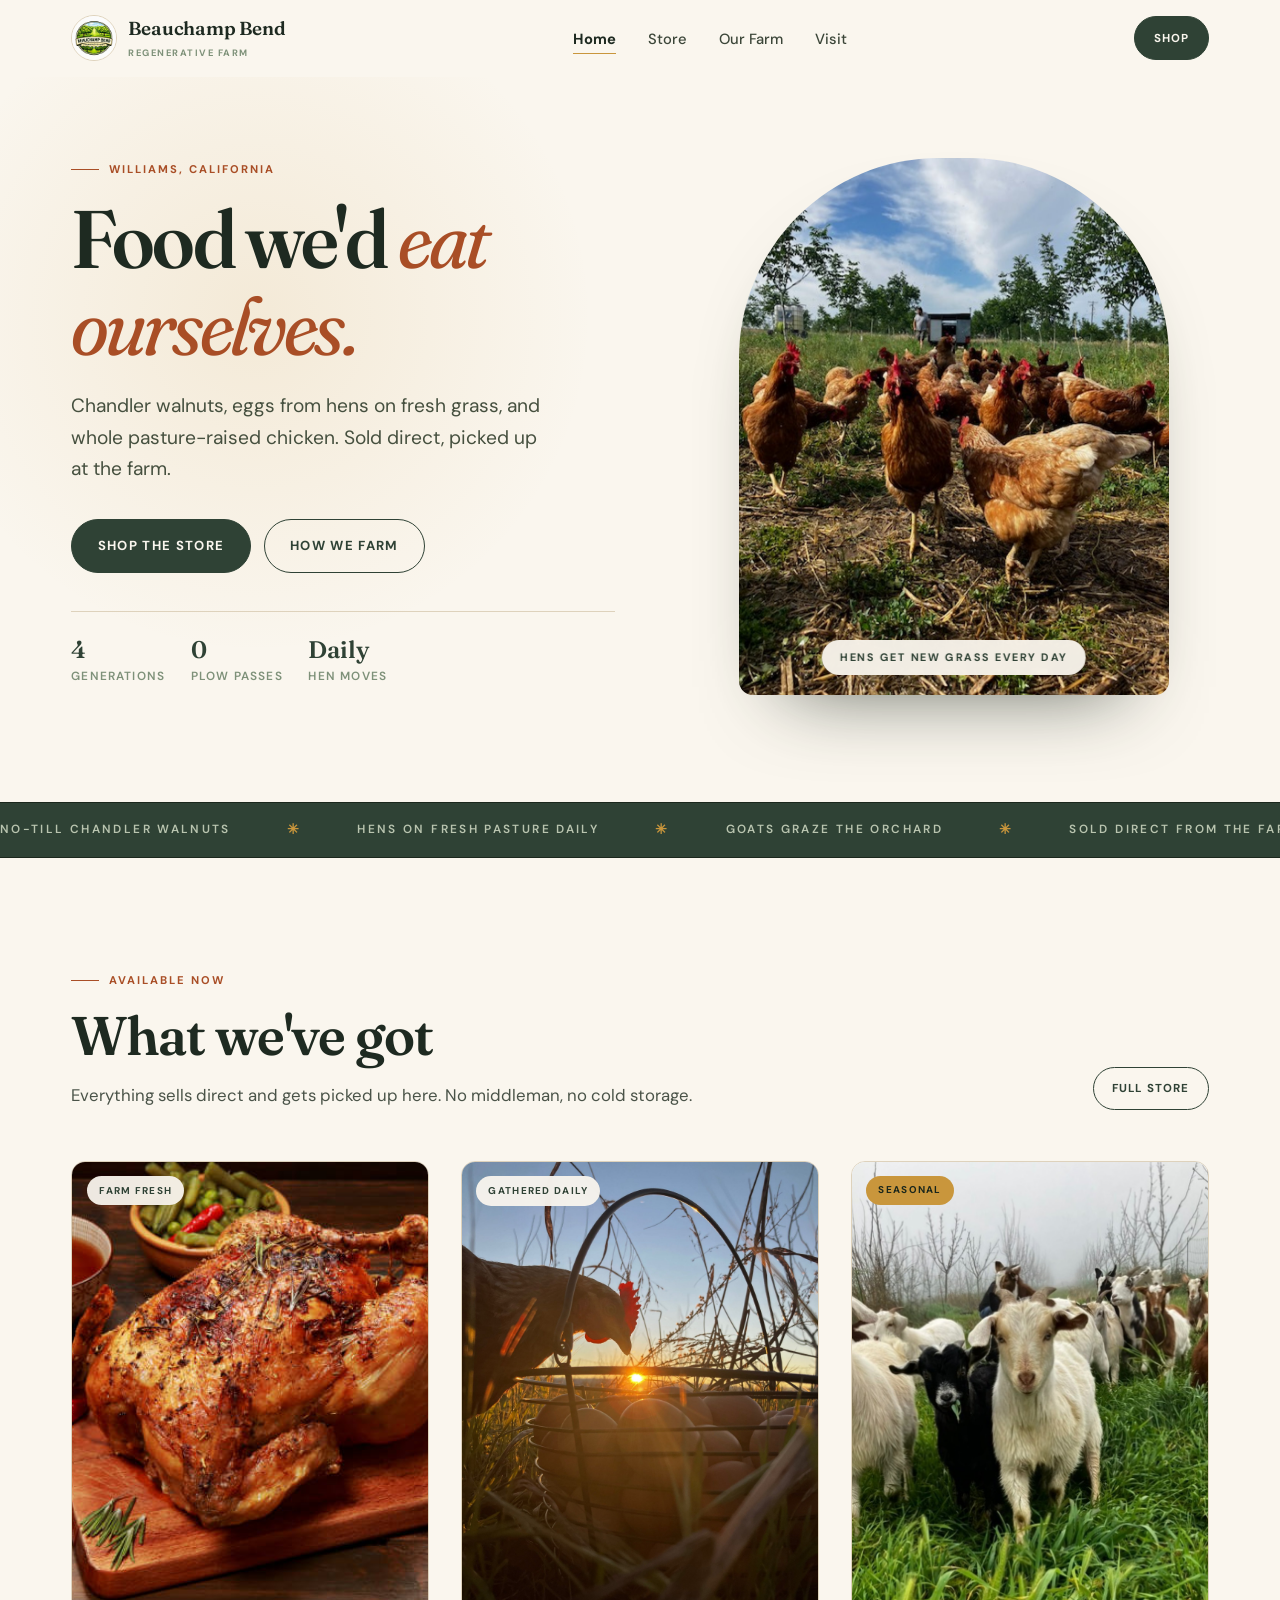
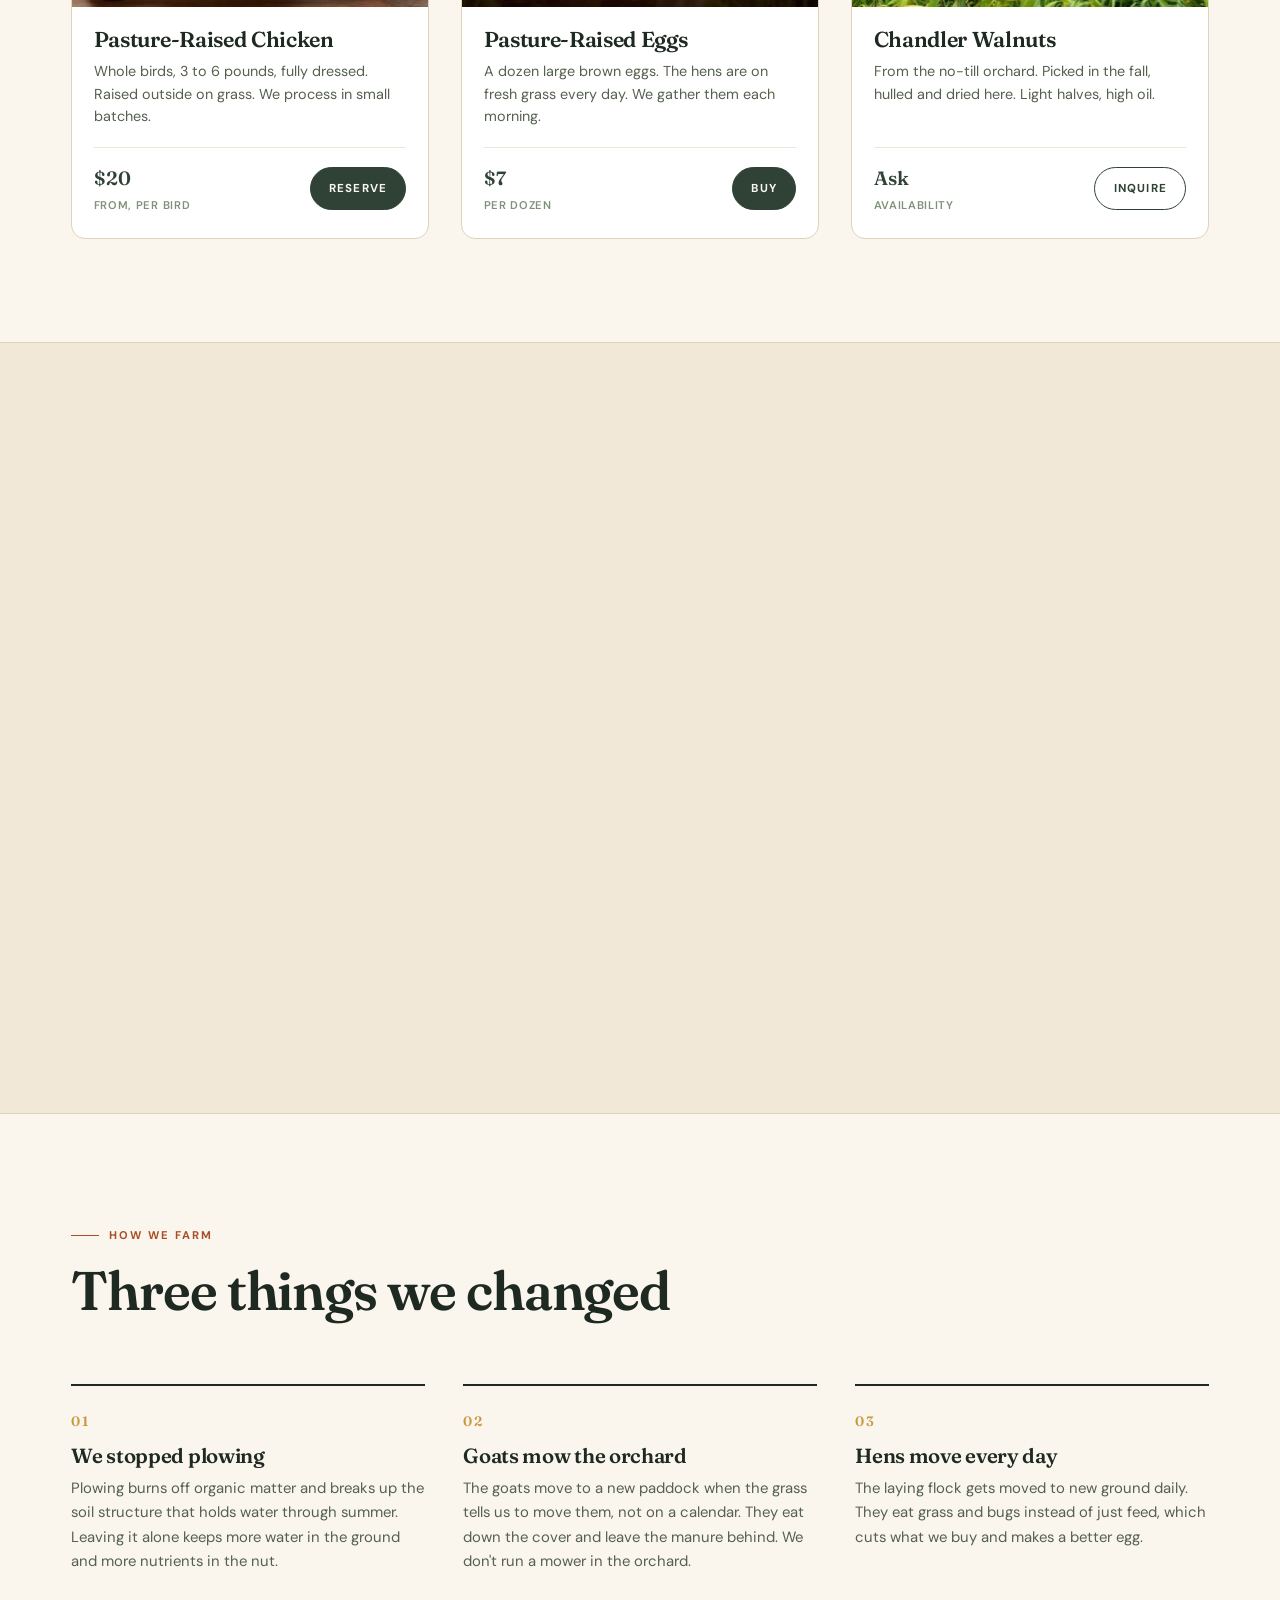
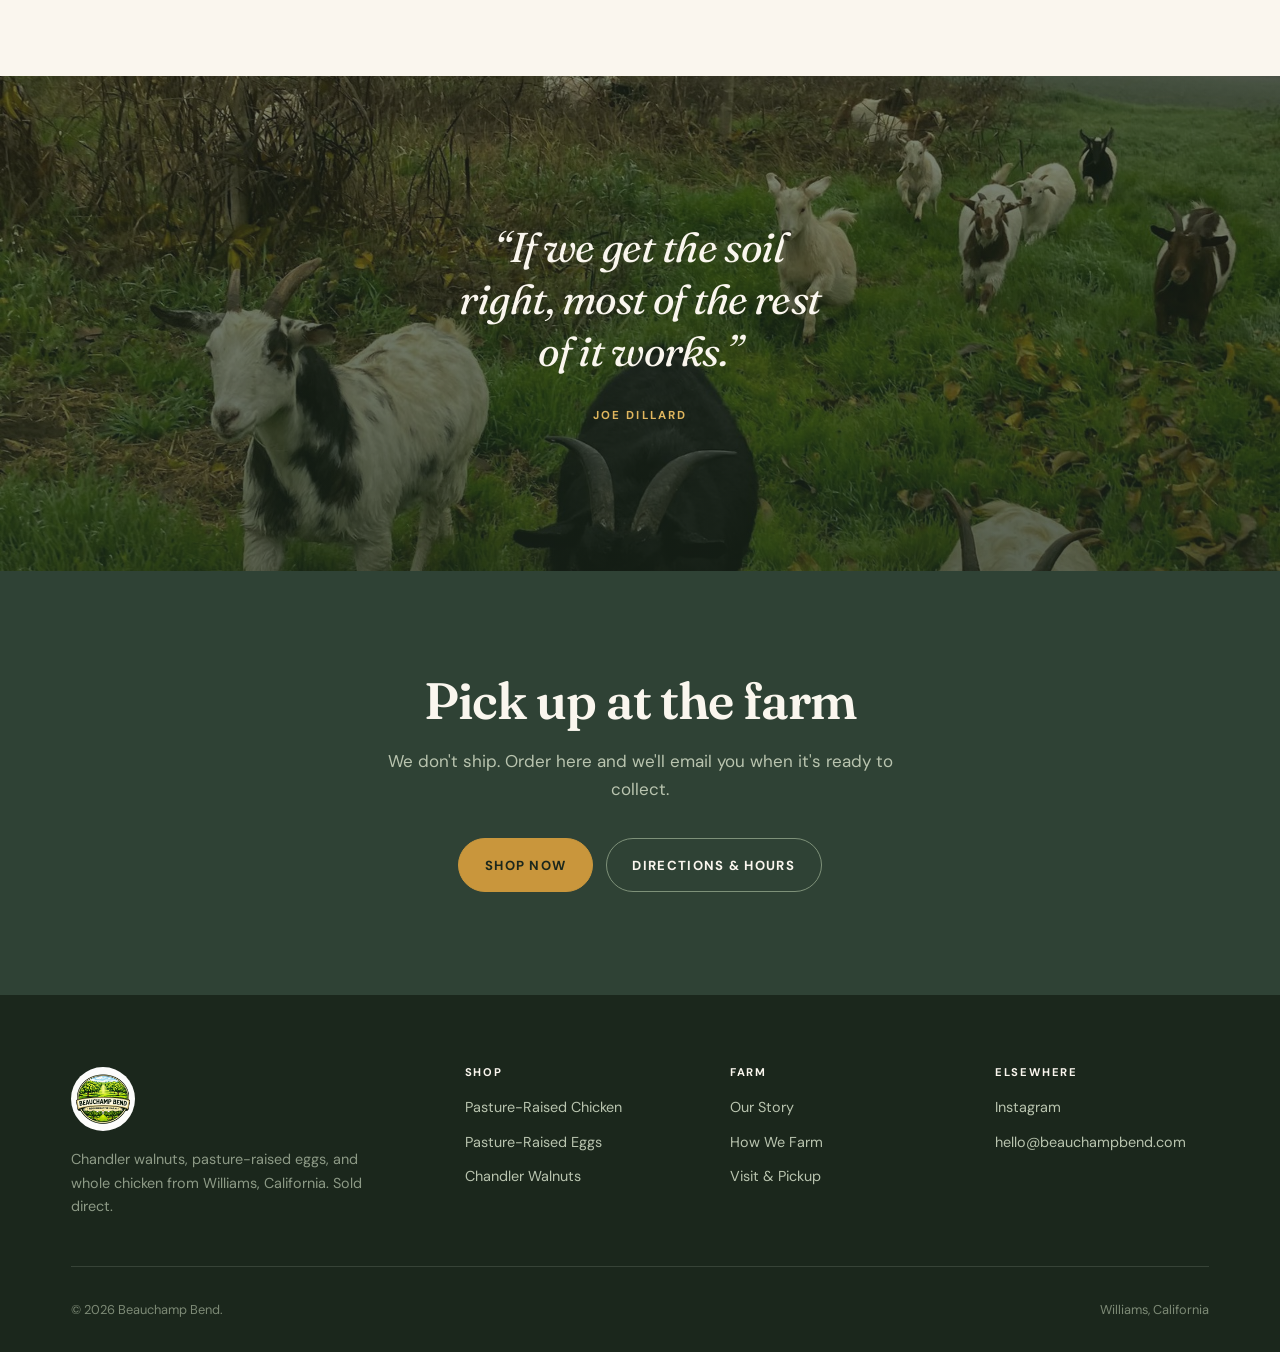
<file: index.html>
<!DOCTYPE html>
<html lang="en">
<head>
<meta charset="utf-8">
<meta name="viewport" content="width=device-width, initial-scale=1">

<title>Beauchamp Bend — Walnuts, Eggs &amp; Pasture-Raised Chicken</title>
<meta name="description" content="Chandler walnuts, pasture-raised eggs, and whole chicken, sold direct from our farm outside Williams, California.">

<meta property="og:title" content="Beauchamp Bend — Regenerative Farm">
<meta property="og:description" content="Chandler walnuts, pasture-raised eggs, and whole chicken, sold direct from the farm outside Williams, California.">
<meta property="og:type" content="website">
<meta property="og:image" content="images/hero-farm.jpeg">

<link rel="icon" href="images/logo.jpg">
<link rel="preconnect" href="https://fonts.googleapis.com">
<link rel="preconnect" href="https://fonts.gstatic.com" crossorigin>
<link href="https://fonts.googleapis.com/css2?family=Fraunces:ital,opsz,wght@0,9..144,400;0,9..144,600;0,9..144,700;1,9..144,400;1,9..144,600&family=DM+Sans:wght@400;500;700&display=swap" rel="stylesheet">
<link rel="stylesheet" href="assets/css/style.css">
</head>
<body>

<a class="skip" href="#main">Skip to content</a>

<!-- ============================================================ NAV -->
<header class="nav" id="nav">
  <div class="wrap nav-inner">
    <a class="brand" href="index.html">
      <img src="images/logo.jpg" alt="">
      <span>
        <span class="brand-name">Beauchamp Bend</span>
        <span class="brand-sub">Regenerative Farm</span>
      </span>
    </a>

    <nav>
      <ul class="nav-links" id="navLinks">
        <li><a href="index.html" aria-current="page">Home</a></li>
        <li><a href="store.html">Store</a></li>
        <li><a href="about.html">Our Farm</a></li>
        <li><a href="contact.html">Visit</a></li>
      </ul>
    </nav>

    <a class="btn btn--sm nav-cta" href="store.html">Shop</a>
    <button class="nav-toggle" id="navToggle" aria-label="Menu" aria-expanded="false" aria-controls="navLinks">
      <span></span><span></span><span></span>
    </button>
  </div>
</header>

<main id="main">

  <!-- ========================================================== HERO -->
  <section class="hero">
    <div class="wrap hero-grid">

      <div class="hero-copy">
        <span class="eyebrow">Williams, California</span>
        <h1>Food we'd <em>eat ourselves.</em></h1>
        <p class="hero-sub">
          Chandler walnuts, eggs from hens on fresh grass, and whole
          pasture-raised chicken. Sold direct, picked up at the farm.
        </p>

        <div class="hero-actions">
          <a class="btn" href="store.html">Shop the store</a>
          <a class="btn btn--ghost" href="about.html">How we farm</a>
        </div>

        <dl class="hero-meta">
          <div><dt>4</dt><dd>Generations</dd></div>
          <div><dt>0</dt><dd>Plow passes</dd></div>
          <div><dt>Daily</dt><dd>Hen moves</dd></div>
        </dl>
      </div>

      <figure class="hero-figure">
        <img src="images/hero-farm.jpeg"
             alt="A flock of brown laying hens foraging between rows of walnut trees at Beauchamp Bend"
             width="1200" height="1500" fetchpriority="high">
        <figcaption class="hero-badge">Hens get new grass every day</figcaption>
      </figure>

    </div>
  </section>

  <!-- ======================================================== TICKER -->
  <div class="ticker" aria-hidden="true">
    <div class="ticker-track">
      <span>No-till Chandler walnuts</span>
      <span>Hens on fresh pasture daily</span>
      <span>Goats graze the orchard</span>
      <span>Sold direct from the farm</span>
      <span>Williams, California</span>
      <span>No-till Chandler walnuts</span>
      <span>Hens on fresh pasture daily</span>
      <span>Goats graze the orchard</span>
      <span>Sold direct from the farm</span>
      <span>Williams, California</span>
    </div>
  </div>

  <!-- ====================================================== PRODUCTS -->
  <section class="section">
    <div class="wrap">

      <div class="section-head">
        <div>
          <span class="eyebrow">Available now</span>
          <h2 class="section-title">What we've got</h2>
          <p class="section-lead">
            Everything sells direct and gets picked up here. No middleman, no
            cold storage.
          </p>
        </div>
        <a class="btn btn--ghost btn--sm" href="store.html">Full store</a>
      </div>

      <div class="product-grid">

        <article class="card">
          <div class="card-media">
            <span class="tag">Farm fresh</span>
            <img src="images/chicken-1.jpg"
                 alt="Whole pasture-raised chicken from Beauchamp Bend"
                 width="800" height="1000" loading="lazy">
          </div>
          <div class="card-body">
            <h3>Pasture-Raised Chicken</h3>
            <p class="card-desc">
              Whole birds, 3 to 6 pounds, fully dressed. Raised outside on
              grass. We process in small batches.
            </p>
            <div class="card-foot">
              <div class="price">$20 <small>from, per bird</small></div>
              <a class="btn btn--sm" href="store.html#chicken">Reserve</a>
            </div>
          </div>
        </article>

        <article class="card">
          <div class="card-media">
            <span class="tag">Gathered daily</span>
            <img src="images/farm-home-1.jpeg"
                 alt="A black wire basket filled with brown eggs at golden hour, a hen looking on"
                 width="800" height="1000" loading="lazy">
          </div>
          <div class="card-body">
            <h3>Pasture-Raised Eggs</h3>
            <p class="card-desc">
              A dozen large brown eggs. The hens are on fresh grass every day.
              We gather them each morning.
            </p>
            <div class="card-foot">
              <div class="price">$7 <small>per dozen</small></div>
              <a class="btn btn--sm" href="store.html#eggs">Buy</a>
            </div>
          </div>
        </article>

        <article class="card">
          <div class="card-media">
            <span class="tag tag--soon">Seasonal</span>
            <img src="images/farm-home-2.jpeg"
                 alt="Goats grazing the orchard floor at Beauchamp Bend"
                 width="800" height="1000" loading="lazy">
          </div>
          <div class="card-body">
            <h3>Chandler Walnuts</h3>
            <p class="card-desc">
              From the no-till orchard. Picked in the fall, hulled and dried
              here. Light halves, high oil.
            </p>
            <div class="card-foot">
              <div class="price">Ask <small>availability</small></div>
              <a class="btn btn--sm btn--ghost" href="contact.html">Inquire</a>
            </div>
          </div>
        </article>

      </div>
    </div>
  </section>

  <!-- ========================================================= STORY -->
  <section class="section story">
    <div class="wrap story-grid">

      <figure class="story-figure">
        <img src="images/farm-home-5.jpeg"
             alt="Three brown hens walking through tall grass beneath a rainbow over the farm"
             width="1000" height="1250" loading="lazy">
      </figure>

      <div>
        <span class="eyebrow">The name</span>
        <h2 class="section-title">Named after a great-grandfather and a curve in the road</h2>
        <p>
          The farm is named after my great-grandfather Beauchamp, and after the
          bend in the road it sits on. My family has worked this ground for four
          generations.
        </p>
        <p>
          We stopped plowing it. The goats do the mowing. The hens get moved
          every day. That's most of it.
        </p>
        <p>
          None of this was a philosophy when we started. The dirt was washing
          off the orchard and it was going to cost us. Fixing that fixed a lot
          of other things at the same time.
        </p>
        <p class="signature">Joe Dillard</p>
      </div>

    </div>
  </section>

  <!-- ===================================================== PRACTICES -->
  <section class="section">
    <div class="wrap">
      <span class="eyebrow">How we farm</span>
      <h2 class="section-title">Three things we changed</h2>

      <div class="practices">
        <div class="practice">
          <span class="practice-num">01</span>
          <h3>We stopped plowing</h3>
          <p>
            Plowing burns off organic matter and breaks up the soil structure
            that holds water through summer. Leaving it alone keeps more water
            in the ground and more nutrients in the nut.
          </p>
        </div>
        <div class="practice">
          <span class="practice-num">02</span>
          <h3>Goats mow the orchard</h3>
          <p>
            The goats move to a new paddock when the grass tells us to move
            them, not on a calendar. They eat down the cover and leave the
            manure behind. We don't run a mower in the orchard.
          </p>
        </div>
        <div class="practice">
          <span class="practice-num">03</span>
          <h3>Hens move every day</h3>
          <p>
            The laying flock gets moved to new ground daily. They eat grass and
            bugs instead of just feed, which cuts what we buy and makes a
            better egg.
          </p>
        </div>
      </div>
    </div>
  </section>

  <!-- ========================================================== BAND -->
  <section class="band">
    <img src="images/farm-home-4.jpeg"
         alt="Goats grazing in fog on the pasture at Beauchamp Bend"
         width="1600" height="2000" loading="lazy">
    <blockquote>
      <p>“If we get the soil right, most of the rest of it works.”</p>
      <cite>Joe Dillard</cite>
    </blockquote>
  </section>

  <!-- =========================================================== CTA -->
  <section class="section cta">
    <div class="wrap">
      <h2>Pick up at the farm</h2>
      <p>
        We don't ship. Order here and we'll email you when it's ready to
        collect.
      </p>
      <div class="cta-actions">
        <a class="btn" href="store.html">Shop now</a>
        <a class="btn btn--ghost" href="contact.html">Directions &amp; hours</a>
      </div>
    </div>
  </section>

</main>

<!-- ========================================================= FOOTER -->
<footer class="footer">
  <div class="wrap">
    <div class="footer-grid">

      <div class="footer-brand">
        <img src="images/logo.jpg" alt="Beauchamp Bend emblem">
        <p>
          Chandler walnuts, pasture-raised eggs, and whole chicken from
          Williams, California. Sold direct.
        </p>
      </div>

      <div>
        <h4>Shop</h4>
        <ul>
          <li><a href="store.html#chicken">Pasture-Raised Chicken</a></li>
          <li><a href="store.html#eggs">Pasture-Raised Eggs</a></li>
          <li><a href="store.html#walnuts">Chandler Walnuts</a></li>
        </ul>
      </div>

      <div>
        <h4>Farm</h4>
        <ul>
          <li><a href="about.html">Our Story</a></li>
          <li><a href="about.html#practices">How We Farm</a></li>
          <li><a href="contact.html">Visit &amp; Pickup</a></li>
        </ul>
      </div>

      <div>
        <h4>Elsewhere</h4>
        <ul>
          <li><a href="https://www.instagram.com/beauchampbend/" target="_blank" rel="noopener">Instagram</a></li>
          <li><a href="mailto:hello@beauchampbend.com">hello@beauchampbend.com</a></li>
        </ul>
      </div>

    </div>

    <div class="footer-bottom">
      <span>&copy; <span id="year">2026</span> Beauchamp Bend.</span>
      <span>Williams, California</span>
    </div>
  </div>
</footer>

<script src="assets/js/config.js"></script>
<script src="assets/js/main.js"></script>
</body>
</html>
</file>
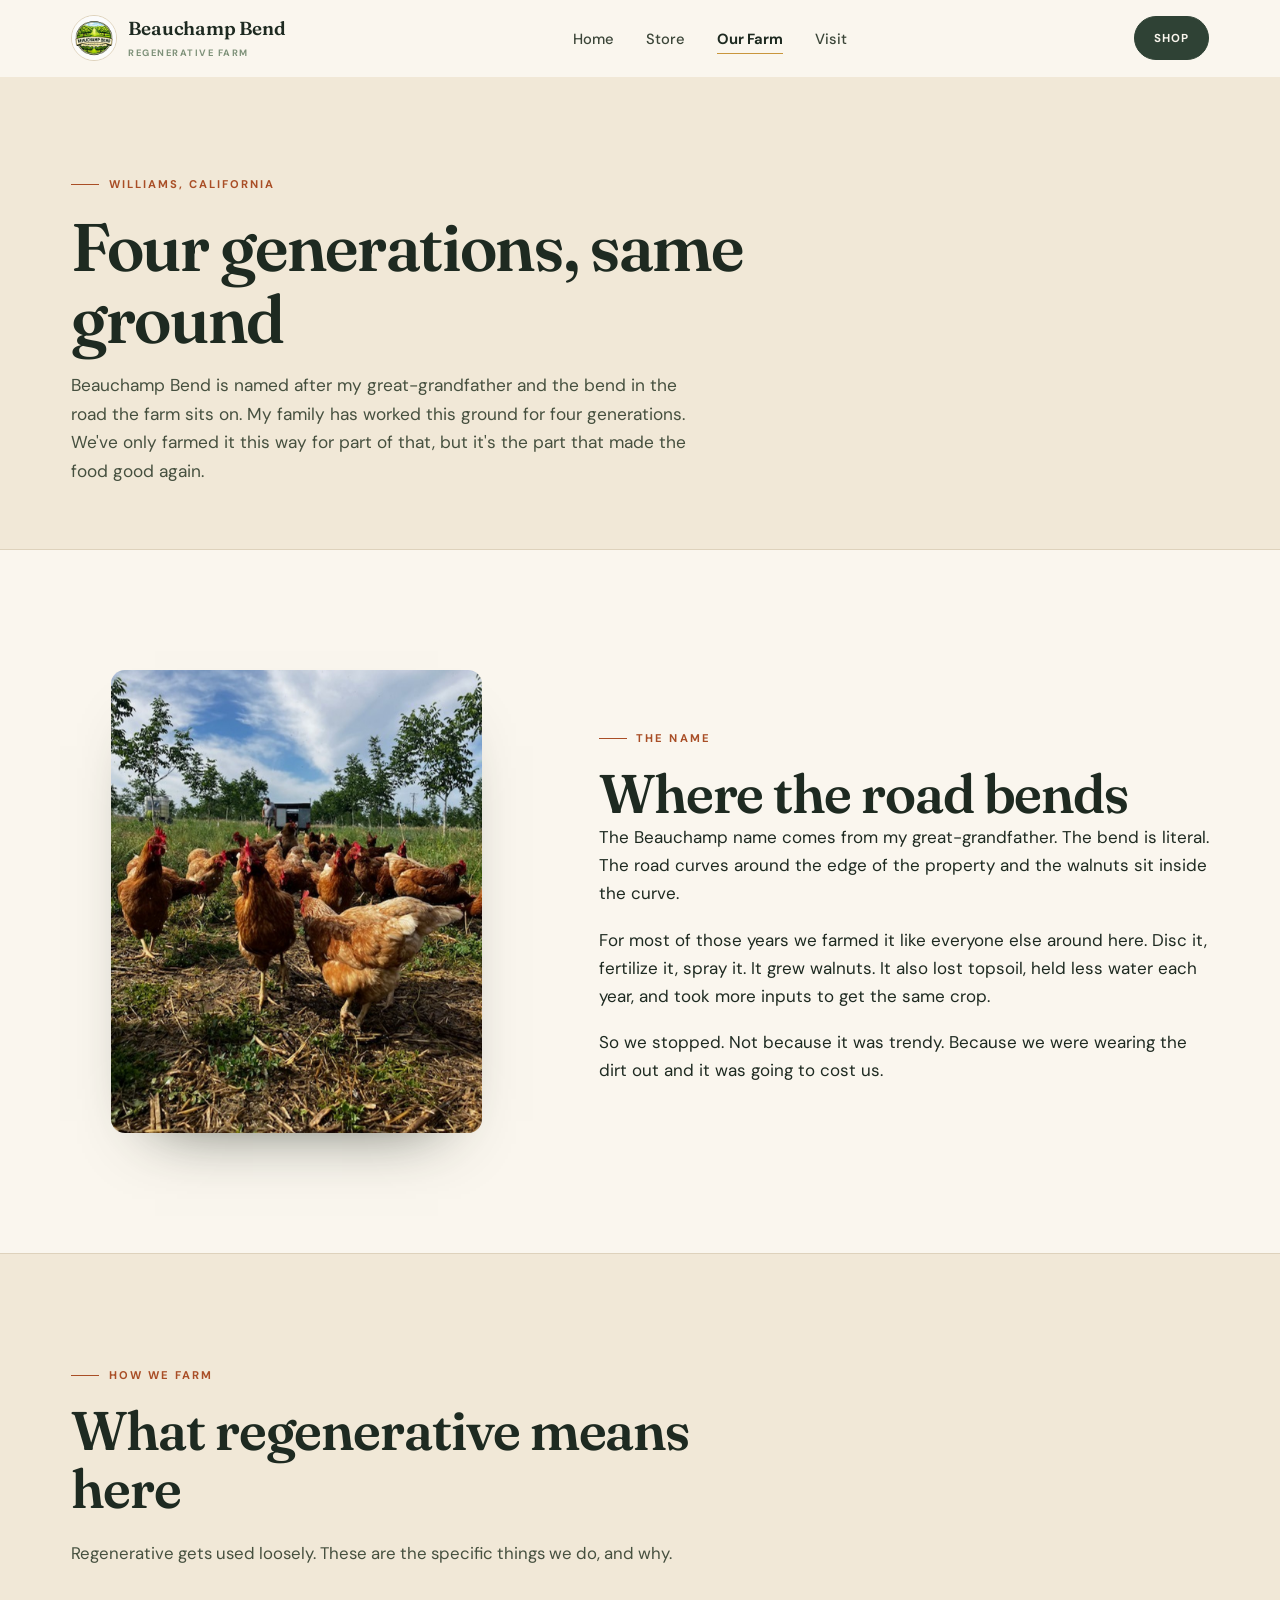
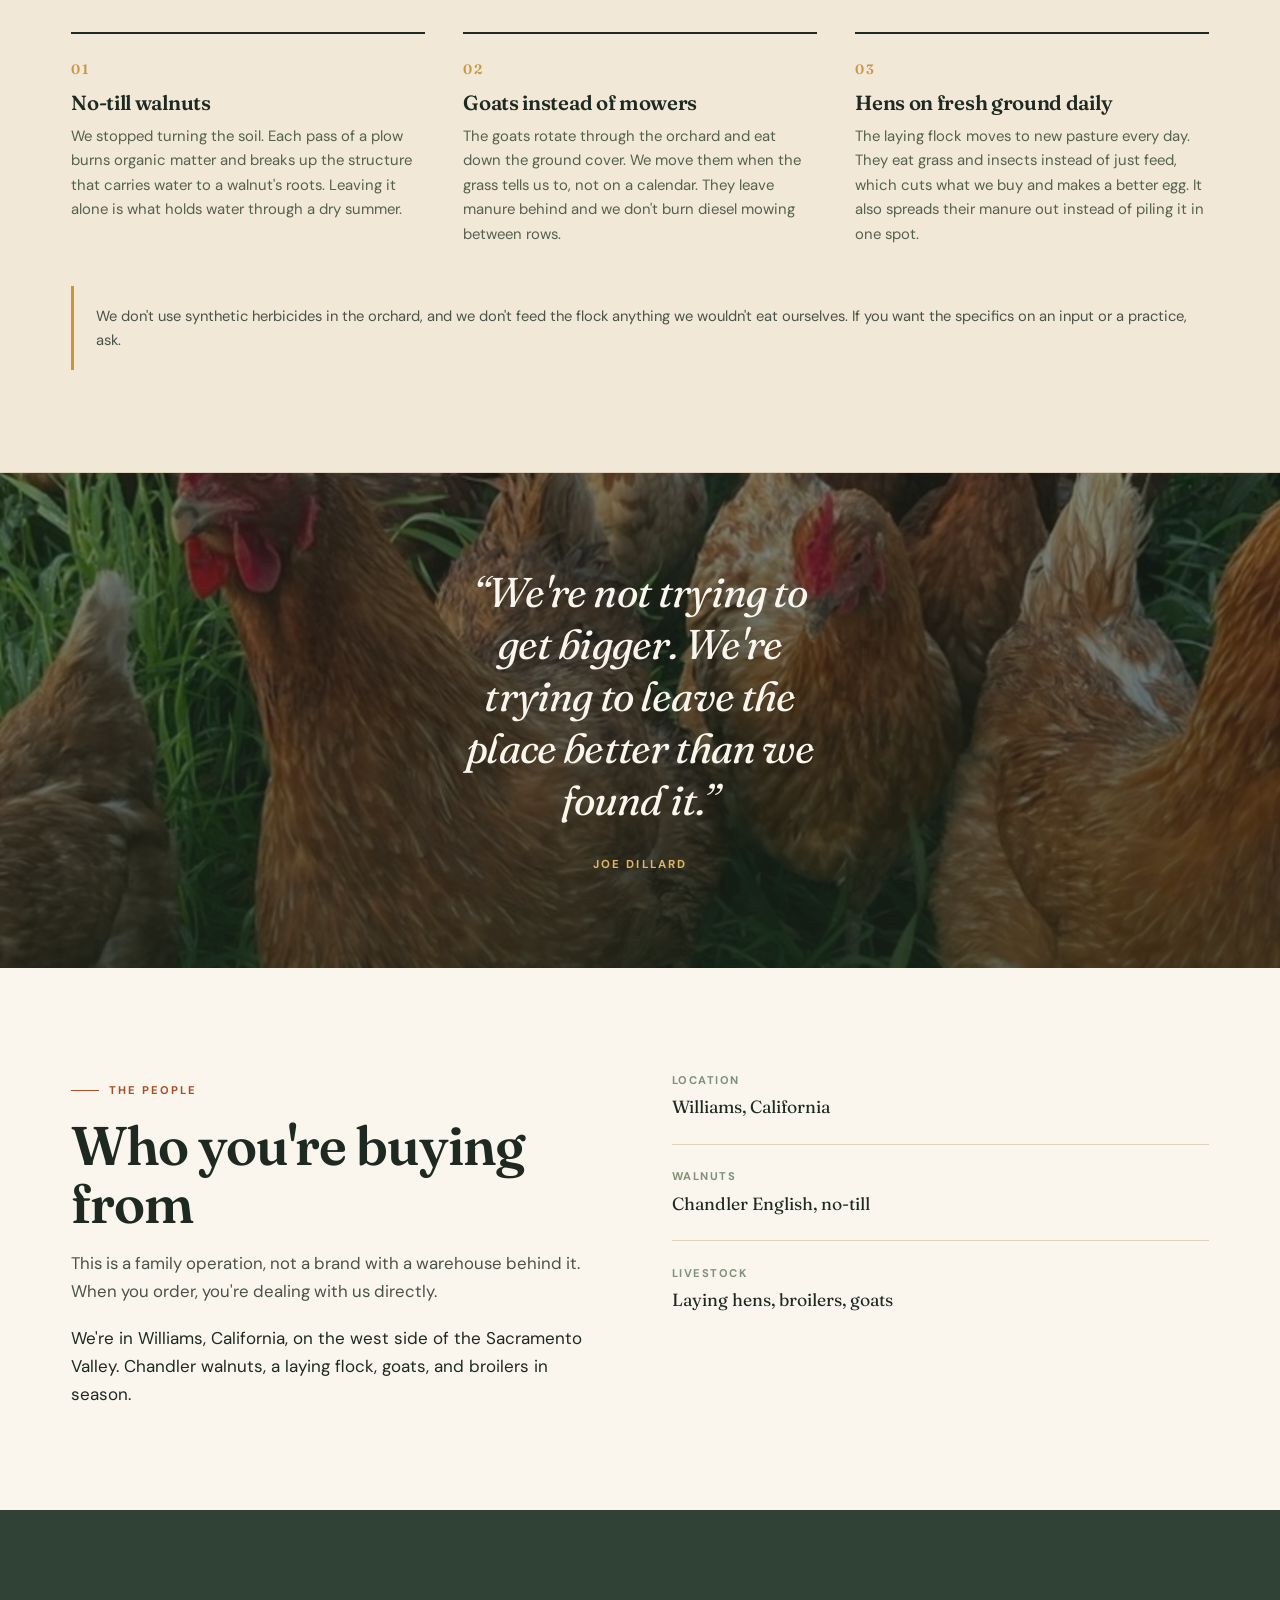
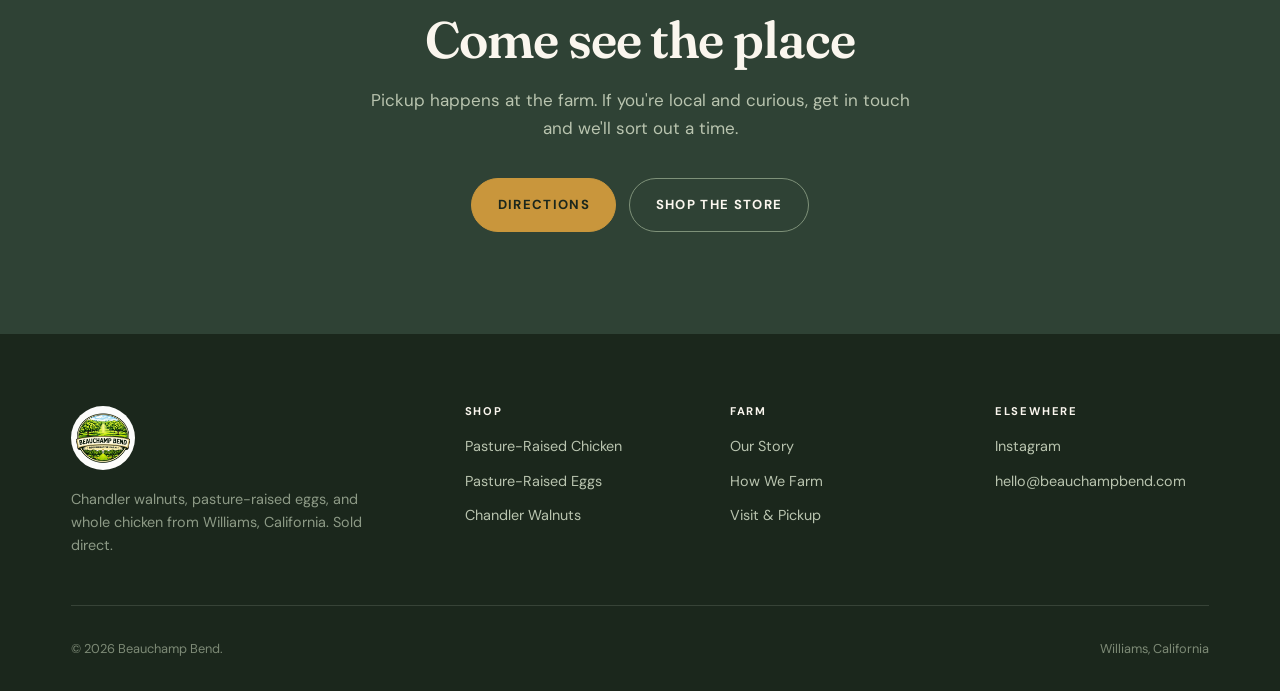
<file: about.html>
<!DOCTYPE html>
<html lang="en">
<head>
<meta charset="utf-8">
<meta name="viewport" content="width=device-width, initial-scale=1">

<title>Our Farm — Beauchamp Bend</title>
<meta name="description" content="Four generations on the same ground outside Williams, California. No-till walnuts, goats grazing the orchard, and a laying flock moved to fresh pasture every day.">

<meta property="og:title" content="Our Farm — Beauchamp Bend">
<meta property="og:description" content="Four generations on the same ground. No-till walnuts, goats grazing the orchard, hens on fresh grass daily.">
<meta property="og:type" content="website">
<meta property="og:image" content="images/farm-home-4.jpeg">

<link rel="icon" href="images/logo.jpg">
<link rel="preconnect" href="https://fonts.googleapis.com">
<link rel="preconnect" href="https://fonts.gstatic.com" crossorigin>
<link href="https://fonts.googleapis.com/css2?family=Fraunces:ital,opsz,wght@0,9..144,400;0,9..144,600;0,9..144,700;1,9..144,400;1,9..144,600&family=DM+Sans:wght@400;500;700&display=swap" rel="stylesheet">
<link rel="stylesheet" href="assets/css/style.css">
</head>
<body>

<a class="skip" href="#main">Skip to content</a>

<header class="nav" id="nav">
  <div class="wrap nav-inner">
    <a class="brand" href="index.html">
      <img src="images/logo.jpg" alt="">
      <span>
        <span class="brand-name">Beauchamp Bend</span>
        <span class="brand-sub">Regenerative Farm</span>
      </span>
    </a>

    <nav>
      <ul class="nav-links" id="navLinks">
        <li><a href="index.html">Home</a></li>
        <li><a href="store.html">Store</a></li>
        <li><a href="about.html" aria-current="page">Our Farm</a></li>
        <li><a href="contact.html">Visit</a></li>
      </ul>
    </nav>

    <a class="btn btn--sm nav-cta" href="store.html">Shop</a>
    <button class="nav-toggle" id="navToggle" aria-label="Menu" aria-expanded="false" aria-controls="navLinks">
      <span></span><span></span><span></span>
    </button>
  </div>
</header>

<main id="main">

  <section class="page-hero">
    <div class="wrap">
      <span class="eyebrow">Williams, California</span>
      <h1>Four generations, same ground</h1>
      <p>
        Beauchamp Bend is named after my great-grandfather and the bend in the
        road the farm sits on. My family has worked this ground for four
        generations. We've only farmed it this way for part of that, but it's
        the part that made the food good again.
      </p>
    </div>
  </section>

  <!-- ========================================================= STORY -->
  <section class="section">
    <div class="wrap story-grid">

      <figure class="story-figure">
        <img src="images/hero-farm.jpeg"
             alt="Brown laying hens foraging between rows of walnut trees"
             width="1000" height="1250" loading="lazy">
      </figure>

      <div>
        <span class="eyebrow">The name</span>
        <h2 class="section-title">Where the road bends</h2>
        <p>
          The Beauchamp name comes from my great-grandfather. The bend is
          literal. The road curves around the edge of the property and the
          walnuts sit inside the curve.
        </p>
        <p>
          For most of those years we farmed it like everyone else around here.
          Disc it, fertilize it, spray it. It grew walnuts. It also lost
          topsoil, held less water each year, and took more inputs to get the
          same crop.
        </p>
        <p>
          So we stopped. Not because it was trendy. Because we were wearing the
          dirt out and it was going to cost us.
        </p>
      </div>

    </div>
  </section>

  <!-- ====================================================== PRACTICES -->
  <section class="section story" id="practices">
    <div class="wrap">
      <span class="eyebrow">How we farm</span>
      <h2 class="section-title">What regenerative means here</h2>
      <p class="section-lead">
        Regenerative gets used loosely. These are the specific things we do,
        and why.
      </p>

      <div class="practices">
        <div class="practice">
          <span class="practice-num">01</span>
          <h3>No-till walnuts</h3>
          <p>
            We stopped turning the soil. Each pass of a plow burns organic
            matter and breaks up the structure that carries water to a walnut's
            roots. Leaving it alone is what holds water through a dry summer.
          </p>
        </div>
        <div class="practice">
          <span class="practice-num">02</span>
          <h3>Goats instead of mowers</h3>
          <p>
            The goats rotate through the orchard and eat down the ground cover.
            We move them when the grass tells us to, not on a calendar. They
            leave manure behind and we don't burn diesel mowing between rows.
          </p>
        </div>
        <div class="practice">
          <span class="practice-num">03</span>
          <h3>Hens on fresh ground daily</h3>
          <p>
            The laying flock moves to new pasture every day. They eat grass and
            insects instead of just feed, which cuts what we buy and makes a
            better egg. It also spreads their manure out instead of piling it
            in one spot.
          </p>
        </div>
      </div>

      <div class="note" style="margin-top:2.5rem">
        We don't use synthetic herbicides in the orchard, and we don't feed
        the flock anything we wouldn't eat ourselves. If you want the
        specifics on an input or a practice, ask.
      </div>
    </div>
  </section>

  <!-- ========================================================== BAND -->
  <section class="band">
    <img src="images/farm-home-3.jpeg"
         alt="A dense flock of brown hens on green pasture at Beauchamp Bend"
         width="1600" height="2000" loading="lazy">
    <blockquote>
      <p>“We're not trying to get bigger. We're trying to leave the place better than we found it.”</p>
      <cite>Joe Dillard</cite>
    </blockquote>
  </section>

  <!-- ======================================================== FAMILY -->
  <section class="section">
    <div class="wrap two-col">

      <div>
        <span class="eyebrow">The people</span>
        <h2 class="section-title">Who you're buying from</h2>
        <p class="section-lead">
          This is a family operation, not a brand with a warehouse behind it.
          When you order, you're dealing with us directly.
        </p>
        <p>
          We're in Williams, California, on the west side of the Sacramento
          Valley. Chandler walnuts, a laying flock, goats, and broilers in
          season.
        </p>
      </div>

      <div>
        <ul class="info-list">
          <li>
            <span class="label">Location</span>
            <span class="value">Williams, California</span>
          </li>
          <li>
            <span class="label">Walnuts</span>
            <span class="value">Chandler English, no-till</span>
          </li>
          <li>
            <span class="label">Livestock</span>
            <span class="value">Laying hens, broilers, goats</span>
          </li>
        </ul>
      </div>

    </div>
  </section>

  <section class="section cta">
    <div class="wrap">
      <h2>Come see the place</h2>
      <p>
        Pickup happens at the farm. If you're local and curious, get in touch
        and we'll sort out a time.
      </p>
      <div class="cta-actions">
        <a class="btn" href="contact.html">Directions</a>
        <a class="btn btn--ghost" href="store.html">Shop the store</a>
      </div>
    </div>
  </section>

</main>

<footer class="footer">
  <div class="wrap">
    <div class="footer-grid">
      <div class="footer-brand">
        <img src="images/logo.jpg" alt="Beauchamp Bend emblem">
        <p>
          Chandler walnuts, pasture-raised eggs, and whole chicken from
          Williams, California. Sold direct.
        </p>
      </div>
      <div>
        <h4>Shop</h4>
        <ul>
          <li><a href="store.html#chicken">Pasture-Raised Chicken</a></li>
          <li><a href="store.html#eggs">Pasture-Raised Eggs</a></li>
          <li><a href="store.html#walnuts">Chandler Walnuts</a></li>
        </ul>
      </div>
      <div>
        <h4>Farm</h4>
        <ul>
          <li><a href="about.html">Our Story</a></li>
          <li><a href="about.html#practices">How We Farm</a></li>
          <li><a href="contact.html">Visit &amp; Pickup</a></li>
        </ul>
      </div>
      <div>
        <h4>Elsewhere</h4>
        <ul>
          <li><a href="https://www.instagram.com/beauchampbend/" target="_blank" rel="noopener">Instagram</a></li>
          <li><a href="mailto:hello@beauchampbend.com">hello@beauchampbend.com</a></li>
        </ul>
      </div>
    </div>
    <div class="footer-bottom">
      <span>&copy; <span id="year">2026</span> Beauchamp Bend.</span>
      <span>Williams, California</span>
    </div>
  </div>
</footer>

<script src="assets/js/config.js"></script>
<script src="assets/js/main.js"></script>
</body>
</html>
</file>
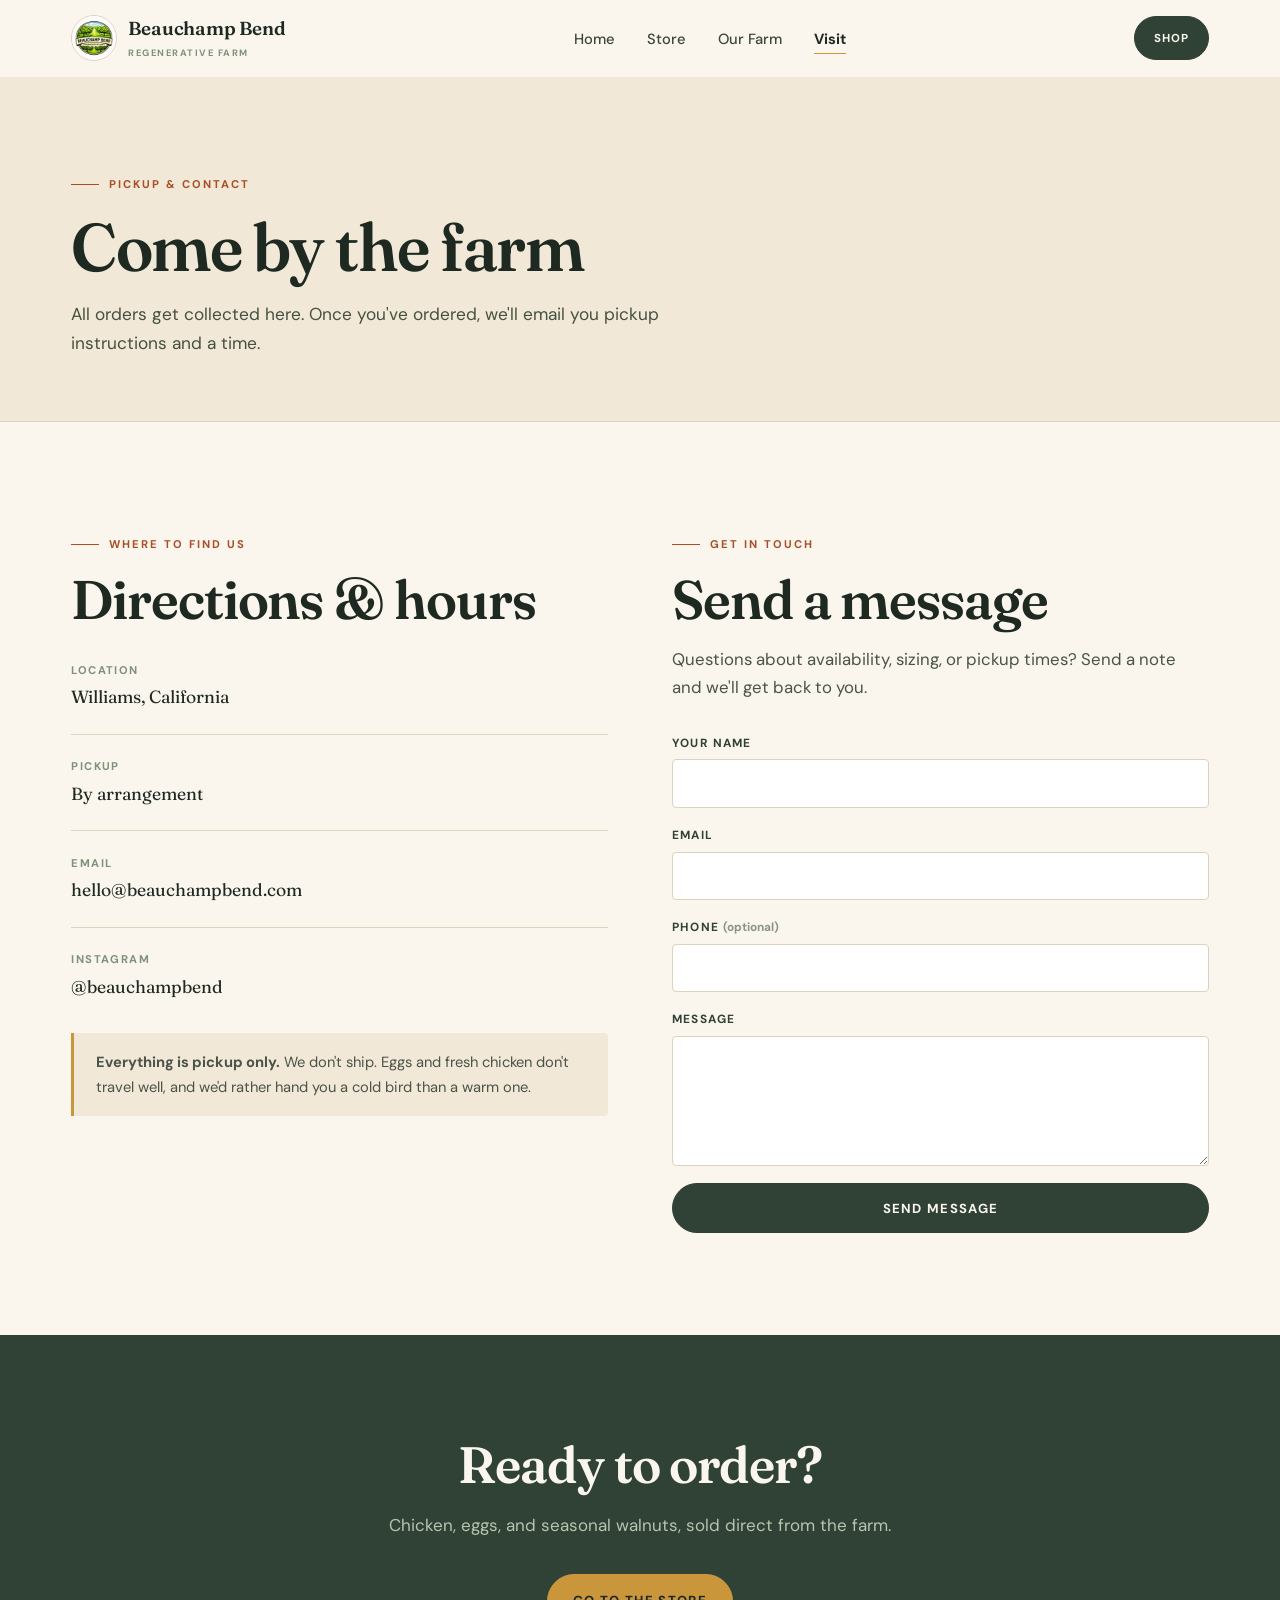
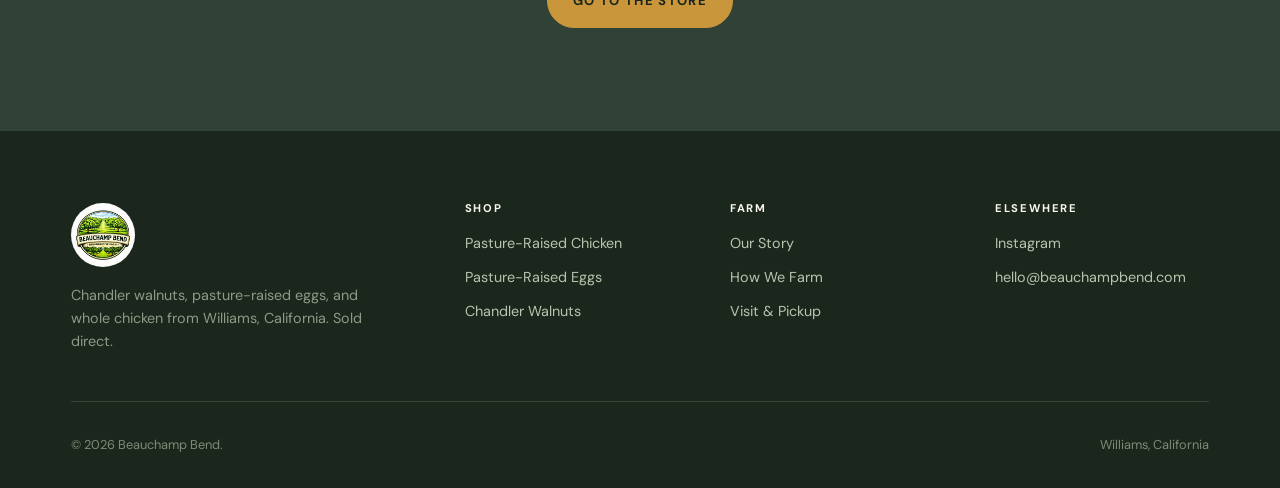
<file: contact.html>
<!DOCTYPE html>
<html lang="en">
<head>
<meta charset="utf-8">
<meta name="viewport" content="width=device-width, initial-scale=1">

<title>Visit &amp; Pickup — Beauchamp Bend</title>
<meta name="description" content="Pickup directions, hours, and contact for Beauchamp Bend farm in Williams, California.">

<meta property="og:title" content="Visit &amp; Pickup — Beauchamp Bend">
<meta property="og:description" content="Pickup directions, hours, and contact for Beauchamp Bend in Williams, California.">
<meta property="og:type" content="website">
<meta property="og:image" content="images/farm-home-4.jpeg">

<link rel="icon" href="images/logo.jpg">
<link rel="preconnect" href="https://fonts.googleapis.com">
<link rel="preconnect" href="https://fonts.gstatic.com" crossorigin>
<link href="https://fonts.googleapis.com/css2?family=Fraunces:ital,opsz,wght@0,9..144,400;0,9..144,600;0,9..144,700;1,9..144,400;1,9..144,600&family=DM+Sans:wght@400;500;700&display=swap" rel="stylesheet">
<link rel="stylesheet" href="assets/css/style.css">
</head>
<body>

<a class="skip" href="#main">Skip to content</a>

<header class="nav" id="nav">
  <div class="wrap nav-inner">
    <a class="brand" href="index.html">
      <img src="images/logo.jpg" alt="">
      <span>
        <span class="brand-name">Beauchamp Bend</span>
        <span class="brand-sub">Regenerative Farm</span>
      </span>
    </a>

    <nav>
      <ul class="nav-links" id="navLinks">
        <li><a href="index.html">Home</a></li>
        <li><a href="store.html">Store</a></li>
        <li><a href="about.html">Our Farm</a></li>
        <li><a href="contact.html" aria-current="page">Visit</a></li>
      </ul>
    </nav>

    <a class="btn btn--sm nav-cta" href="store.html">Shop</a>
    <button class="nav-toggle" id="navToggle" aria-label="Menu" aria-expanded="false" aria-controls="navLinks">
      <span></span><span></span><span></span>
    </button>
  </div>
</header>

<main id="main">

  <section class="page-hero">
    <div class="wrap">
      <span class="eyebrow">Pickup &amp; contact</span>
      <h1>Come by the farm</h1>
      <p>
        All orders get collected here. Once you've ordered, we'll email you
        pickup instructions and a time.
      </p>
    </div>
  </section>

  <section class="section">
    <div class="wrap two-col">

      <!-- ================================================ DETAILS -->
      <div>
        <span class="eyebrow">Where to find us</span>
        <h2 class="section-title">Directions &amp; hours</h2>

        <ul class="info-list" style="margin-top:2rem">
          <li>
            <span class="label">Location</span>
            <span class="value">Williams, California</span>
            <!-- TODO: add street address + Google Maps link -->
          </li>
          <li>
            <span class="label">Pickup</span>
            <span class="value">By arrangement</span>
            <!-- TODO: confirm regular pickup hours -->
          </li>
          <li>
            <span class="label">Email</span>
            <span class="value"><a href="mailto:hello@beauchampbend.com">hello@beauchampbend.com</a></span>
          </li>
          <li>
            <span class="label">Instagram</span>
            <span class="value"><a href="https://www.instagram.com/beauchampbend/" target="_blank" rel="noopener">@beauchampbend</a></span>
          </li>
        </ul>

        <div class="note" style="margin-top:2rem">
          <strong>Everything is pickup only.</strong> We don't ship. Eggs and
          fresh chicken don't travel well, and we'd rather hand you a cold bird
          than a warm one.
        </div>
      </div>

      <!-- ================================================== FORM -->
      <div>
        <span class="eyebrow">Get in touch</span>
        <h2 class="section-title">Send a message</h2>
        <p class="section-lead" style="margin-bottom:2rem">
          Questions about availability, sizing, or pickup times? Send a note
          and we'll get back to you.
        </p>

        <!--
          TODO — form endpoint
          --------------------
          This form currently has no server behind it. Two options once the
          site is on Hostinger:

          1. Formspree (free tier, zero maintenance):
             - Sign up at formspree.io, create a form, copy the endpoint
             - Replace action="mailto:..." below with
               action="https://formspree.io/f/YOUR_ID" method="POST"

          2. Hostinger PHP mail():
             - Add contact.php alongside this file
             - Set action="contact.php" method="POST"
             - Needs spam protection (honeypot minimum)

          Until then, the mailto fallback below works but opens the visitor's
          email client.
        -->
        <form class="form"
              action="mailto:hello@beauchampbend.com"
              method="post"
              enctype="text/plain">

          <div class="field">
            <label for="name">Your name</label>
            <input type="text" id="name" name="name" autocomplete="name" required>
          </div>

          <div class="field">
            <label for="email">Email</label>
            <input type="email" id="email" name="email" autocomplete="email" required>
          </div>

          <div class="field">
            <label for="phone">Phone <span style="text-transform:none;letter-spacing:0;color:#8b9484">(optional)</span></label>
            <input type="tel" id="phone" name="phone" autocomplete="tel">
          </div>

          <div class="field">
            <label for="message">Message</label>
            <textarea id="message" name="message" required></textarea>
          </div>

          <button class="btn" type="submit">Send message</button>
        </form>
      </div>

    </div>
  </section>

  <section class="section cta">
    <div class="wrap">
      <h2>Ready to order?</h2>
      <p>
        Chicken, eggs, and seasonal walnuts, sold direct from the farm.
      </p>
      <div class="cta-actions">
        <a class="btn" href="store.html">Go to the store</a>
      </div>
    </div>
  </section>

</main>

<footer class="footer">
  <div class="wrap">
    <div class="footer-grid">
      <div class="footer-brand">
        <img src="images/logo.jpg" alt="Beauchamp Bend emblem">
        <p>
          Chandler walnuts, pasture-raised eggs, and whole chicken from
          Williams, California. Sold direct.
        </p>
      </div>
      <div>
        <h4>Shop</h4>
        <ul>
          <li><a href="store.html#chicken">Pasture-Raised Chicken</a></li>
          <li><a href="store.html#eggs">Pasture-Raised Eggs</a></li>
          <li><a href="store.html#walnuts">Chandler Walnuts</a></li>
        </ul>
      </div>
      <div>
        <h4>Farm</h4>
        <ul>
          <li><a href="about.html">Our Story</a></li>
          <li><a href="about.html#practices">How We Farm</a></li>
          <li><a href="contact.html">Visit &amp; Pickup</a></li>
        </ul>
      </div>
      <div>
        <h4>Elsewhere</h4>
        <ul>
          <li><a href="https://www.instagram.com/beauchampbend/" target="_blank" rel="noopener">Instagram</a></li>
          <li><a href="mailto:hello@beauchampbend.com">hello@beauchampbend.com</a></li>
        </ul>
      </div>
    </div>
    <div class="footer-bottom">
      <span>&copy; <span id="year">2026</span> Beauchamp Bend.</span>
      <span>Williams, California</span>
    </div>
  </div>
</footer>

<script src="assets/js/config.js"></script>
<script src="assets/js/main.js"></script>
</body>
</html>
</file>
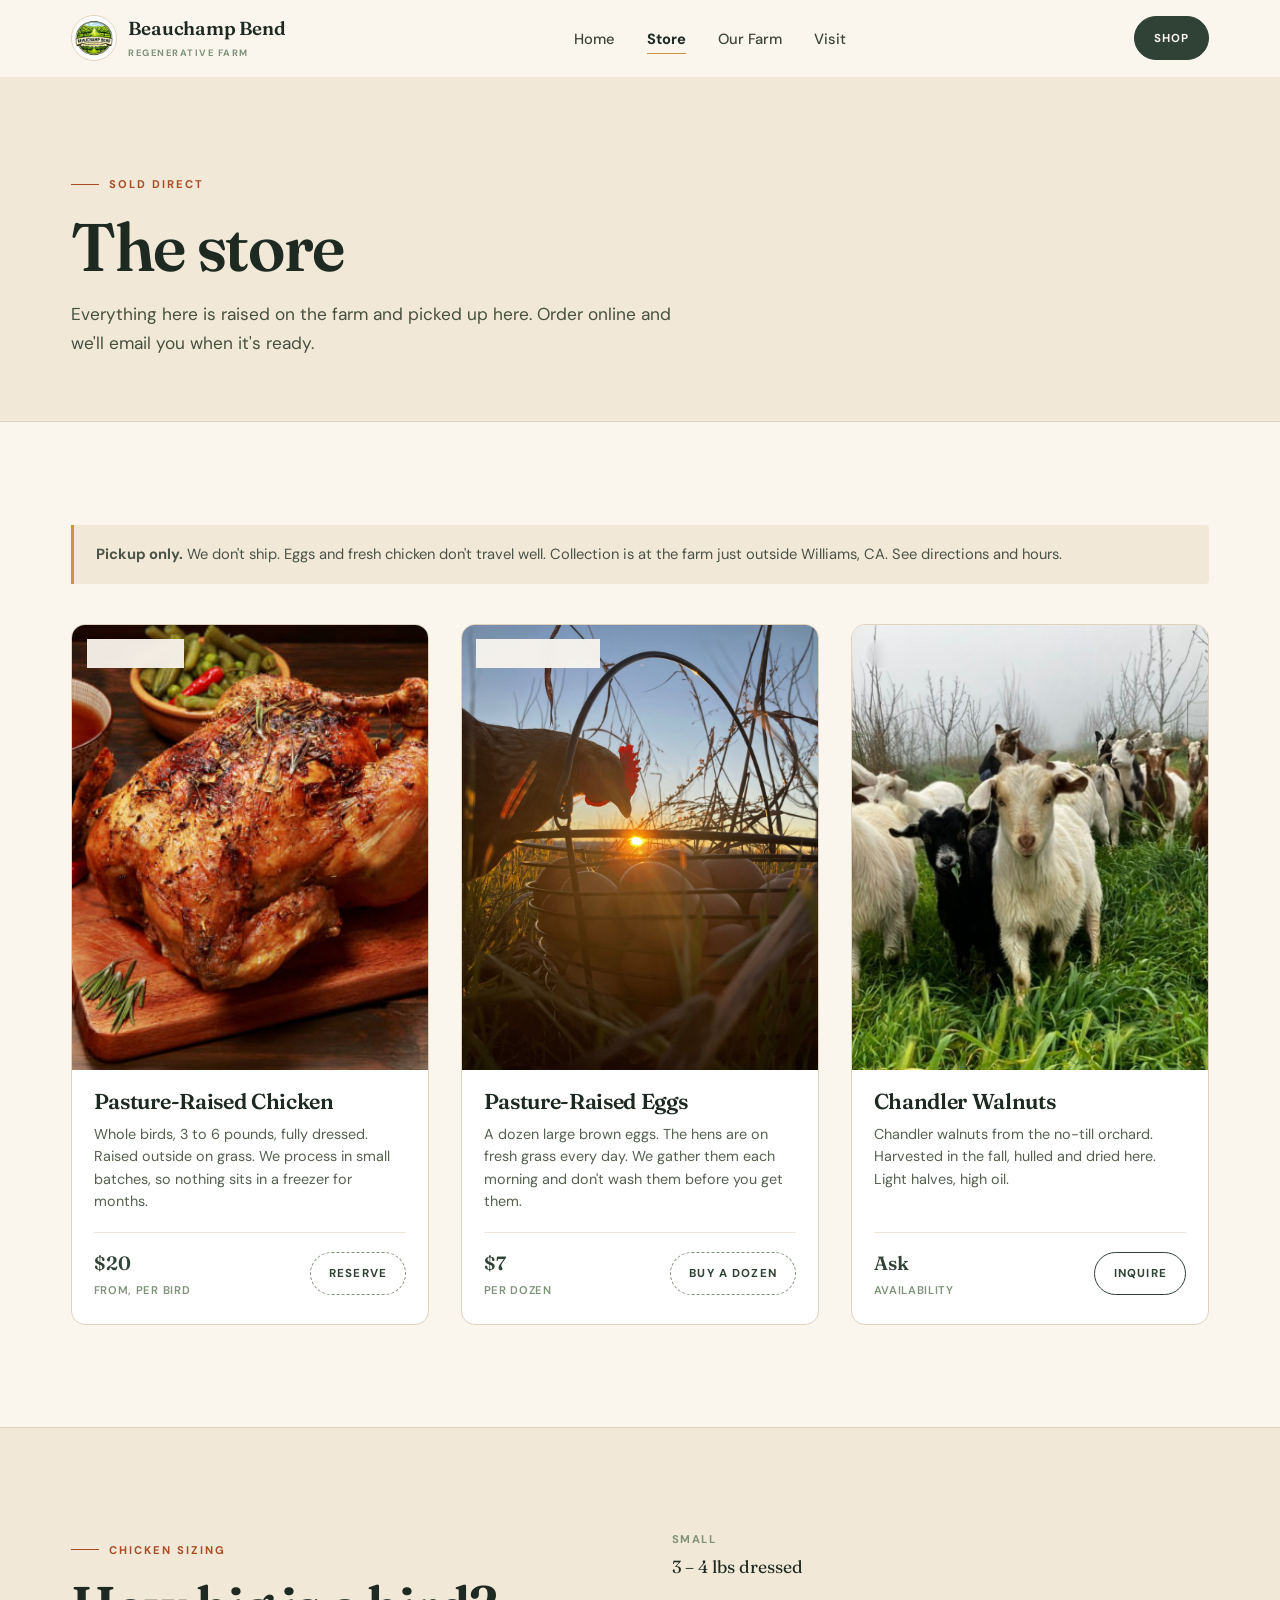
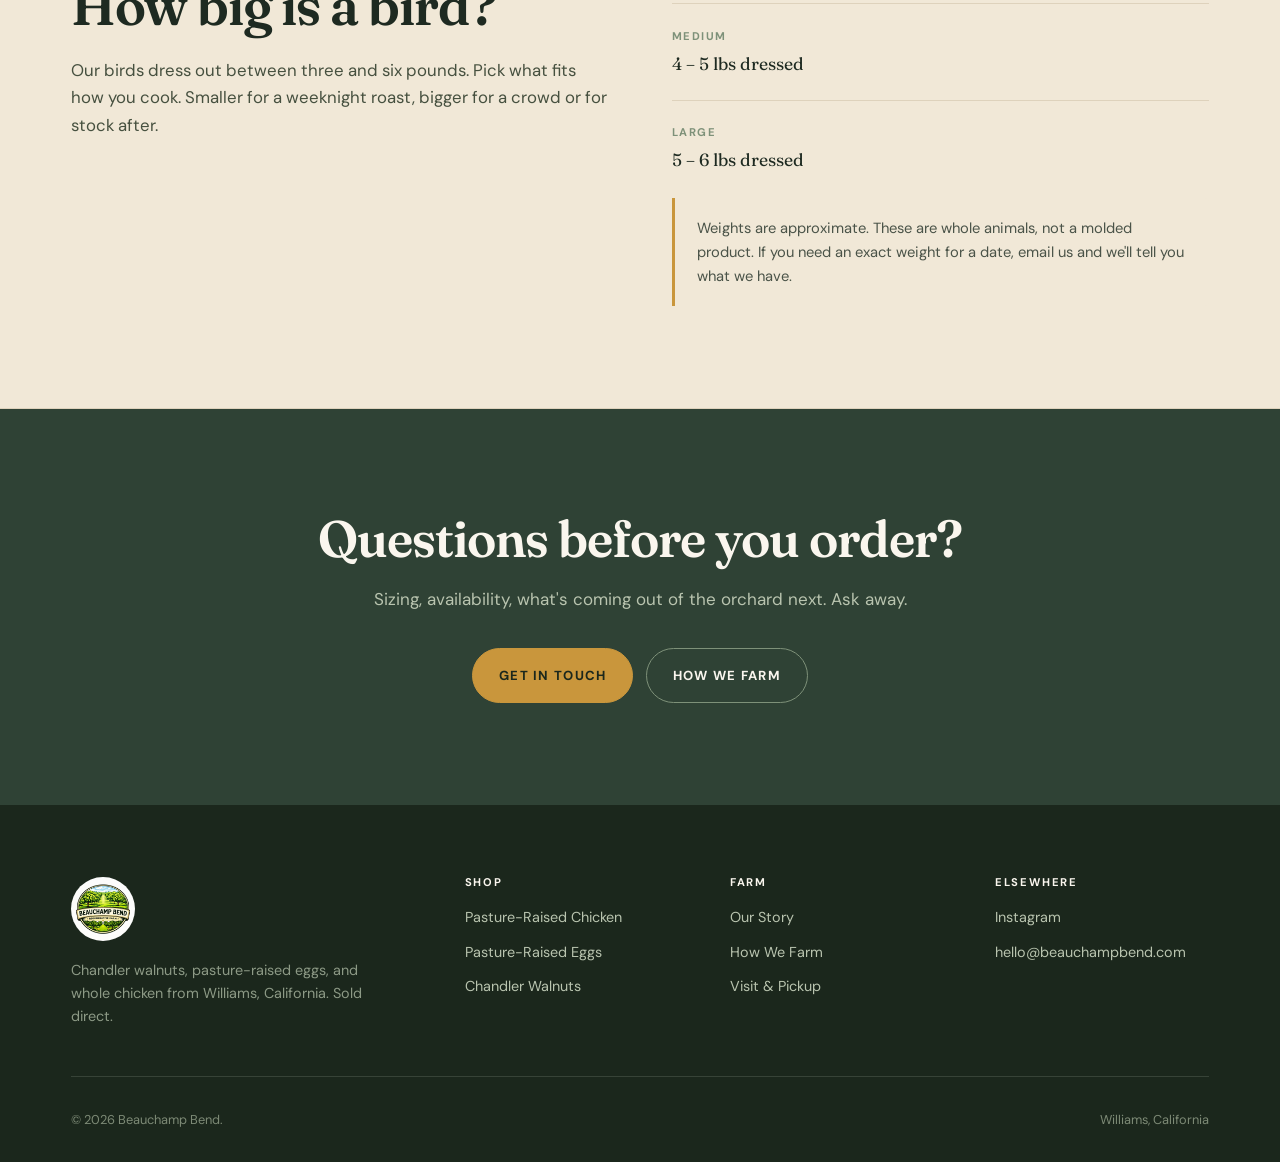
<file: store.html>
<!DOCTYPE html>
<html lang="en">
<head>
<meta charset="utf-8">
<meta name="viewport" content="width=device-width, initial-scale=1">

<title>Store — Beauchamp Bend</title>
<meta name="description" content="Buy pasture-raised chicken, eggs, and Chandler walnuts direct from our farm outside Williams, California. Pickup at the farm.">

<meta property="og:title" content="Store — Beauchamp Bend">
<meta property="og:description" content="Pasture-raised chicken, eggs, and no-till Chandler walnuts. Sold direct, picked up at the farm.">
<meta property="og:type" content="website">
<meta property="og:image" content="images/chicken-1.jpg">

<link rel="icon" href="images/logo.jpg">
<link rel="preconnect" href="https://fonts.googleapis.com">
<link rel="preconnect" href="https://fonts.gstatic.com" crossorigin>
<link href="https://fonts.googleapis.com/css2?family=Fraunces:ital,opsz,wght@0,9..144,400;0,9..144,600;0,9..144,700;1,9..144,400;1,9..144,600&family=DM+Sans:wght@400;500;700&display=swap" rel="stylesheet">
<link rel="stylesheet" href="assets/css/style.css">
</head>
<body>

<a class="skip" href="#main">Skip to content</a>

<header class="nav" id="nav">
  <div class="wrap nav-inner">
    <a class="brand" href="index.html">
      <img src="images/logo.jpg" alt="">
      <span>
        <span class="brand-name">Beauchamp Bend</span>
        <span class="brand-sub">Regenerative Farm</span>
      </span>
    </a>

    <nav>
      <ul class="nav-links" id="navLinks">
        <li><a href="index.html">Home</a></li>
        <li><a href="store.html" aria-current="page">Store</a></li>
        <li><a href="about.html">Our Farm</a></li>
        <li><a href="contact.html">Visit</a></li>
      </ul>
    </nav>

    <a class="btn btn--sm nav-cta" href="store.html">Shop</a>
    <button class="nav-toggle" id="navToggle" aria-label="Menu" aria-expanded="false" aria-controls="navLinks">
      <span></span><span></span><span></span>
    </button>
  </div>
</header>

<main id="main">

  <section class="page-hero">
    <div class="wrap">
      <span class="eyebrow">Sold direct</span>
      <h1>The store</h1>
      <p>
        Everything here is raised on the farm and picked up here. Order online
        and we'll email you when it's ready.
      </p>
    </div>
  </section>

  <section class="section">
    <div class="wrap">
      <div class="note" style="margin-bottom:2.5rem">
        <strong>Pickup only.</strong> We don't ship. Eggs and fresh chicken
        don't travel well. Collection is at the farm just outside Williams, CA.
        <a href="contact.html">See directions and hours</a>.
      </div>

      <div class="product-grid">

        <!-- ============================================ CHICKEN -->
        <article class="card" id="chicken">
          <div class="card-media">
            <span class="tag">Farm fresh</span>
            <img src="images/chicken-1.jpg"
                 alt="Whole pasture-raised chicken from Beauchamp Bend"
                 width="800" height="1000" loading="lazy">
          </div>
          <div class="card-body">
            <h3>Pasture-Raised Chicken</h3>
            <p class="card-desc">
              Whole birds, 3 to 6 pounds, fully dressed. Raised outside on
              grass. We process in small batches, so nothing sits in a freezer
              for months.
            </p>
            <div class="card-foot">
              <div class="price">$20 <small>from, per bird</small></div>
              <a class="btn btn--sm" href="#" data-buy="chicken-small">Reserve</a>
            </div>
          </div>
        </article>

        <!-- =============================================== EGGS -->
        <article class="card" id="eggs">
          <div class="card-media">
            <span class="tag">Gathered daily</span>
            <img src="images/farm-home-1.jpeg"
                 alt="A black wire basket filled with brown eggs at golden hour, a hen looking on"
                 width="800" height="1000" loading="lazy">
          </div>
          <div class="card-body">
            <h3>Pasture-Raised Eggs</h3>
            <p class="card-desc">
              A dozen large brown eggs. The hens are on fresh grass every day.
              We gather them each morning and don't wash them before you get
              them.
            </p>
            <div class="card-foot">
              <div class="price">$7 <small>per dozen</small></div>
              <a class="btn btn--sm" href="#" data-buy="eggs-dozen">Buy a dozen</a>
            </div>
          </div>
        </article>

        <!-- ============================================ WALNUTS -->
        <article class="card" id="walnuts">
          <div class="card-media">
            <span class="tag tag--soon">Seasonal</span>
            <img src="images/farm-home-2.jpeg"
                 alt="Goats grazing the orchard floor beneath walnut trees at Beauchamp Bend"
                 width="800" height="1000" loading="lazy">
          </div>
          <div class="card-body">
            <h3>Chandler Walnuts</h3>
            <p class="card-desc">
              Chandler walnuts from the no-till orchard. Harvested in the fall,
              hulled and dried here. Light halves, high oil.
            </p>
            <div class="card-foot">
              <div class="price">Ask <small>availability</small></div>
              <a class="btn btn--sm btn--ghost" href="contact.html">Inquire</a>
            </div>
          </div>
        </article>

      </div>
    </div>
  </section>

  <!-- ================================================= SIZES / INFO -->
  <section class="section story">
    <div class="wrap two-col">

      <div>
        <span class="eyebrow">Chicken sizing</span>
        <h2 class="section-title">How big is a bird?</h2>
        <p class="section-lead">
          Our birds dress out between three and six pounds. Pick what fits how
          you cook. Smaller for a weeknight roast, bigger for a crowd or for
          stock after.
        </p>
      </div>

      <div>
        <ul class="info-list">
          <li>
            <span class="label">Small</span>
            <span class="value">3 – 4 lbs dressed</span>
          </li>
          <li>
            <span class="label">Medium</span>
            <span class="value">4 – 5 lbs dressed</span>
          </li>
          <li>
            <span class="label">Large</span>
            <span class="value">5 – 6 lbs dressed</span>
          </li>
        </ul>
        <div class="note" style="margin-top:1.5rem">
          Weights are approximate. These are whole animals, not a molded
          product. If you need an exact weight for a date, email us and we'll
          tell you what we have.
        </div>
      </div>

    </div>
  </section>

  <section class="section cta">
    <div class="wrap">
      <h2>Questions before you order?</h2>
      <p>
        Sizing, availability, what's coming out of the orchard next. Ask away.
      </p>
      <div class="cta-actions">
        <a class="btn" href="contact.html">Get in touch</a>
        <a class="btn btn--ghost" href="about.html">How we farm</a>
      </div>
    </div>
  </section>

</main>

<footer class="footer">
  <div class="wrap">
    <div class="footer-grid">
      <div class="footer-brand">
        <img src="images/logo.jpg" alt="Beauchamp Bend emblem">
        <p>
          Chandler walnuts, pasture-raised eggs, and whole chicken from
          Williams, California. Sold direct.
        </p>
      </div>
      <div>
        <h4>Shop</h4>
        <ul>
          <li><a href="store.html#chicken">Pasture-Raised Chicken</a></li>
          <li><a href="store.html#eggs">Pasture-Raised Eggs</a></li>
          <li><a href="store.html#walnuts">Chandler Walnuts</a></li>
        </ul>
      </div>
      <div>
        <h4>Farm</h4>
        <ul>
          <li><a href="about.html">Our Story</a></li>
          <li><a href="about.html#practices">How We Farm</a></li>
          <li><a href="contact.html">Visit &amp; Pickup</a></li>
        </ul>
      </div>
      <div>
        <h4>Elsewhere</h4>
        <ul>
          <li><a href="https://www.instagram.com/beauchampbend/" target="_blank" rel="noopener">Instagram</a></li>
          <li><a href="mailto:hello@beauchampbend.com">hello@beauchampbend.com</a></li>
        </ul>
      </div>
    </div>
    <div class="footer-bottom">
      <span>&copy; <span id="year">2026</span> Beauchamp Bend.</span>
      <span>Williams, California</span>
    </div>
  </div>
</footer>

<script src="assets/js/config.js"></script>
<script src="assets/js/main.js"></script>
</body>
</html>
</file>
<file: assets/css/style.css>
/* ==========================================================================
   Beauchamp Bend — Regenerative Farm
   Plain CSS. No build step, no framework, no dependencies.
   ========================================================================== */

:root {
  /* Palette — pulled from the farm: soil, pasture, wheat, terracotta */
  --cream:      #FAF6EE;
  --parchment:  #F1E8D7;
  --sand:       #E4D8C3;
  --line:       #DED2BC;
  --ink:        #1E2A21;
  --forest:     #2F4235;
  --forest-deep:#1B271C;
  --sage:       #7E9179;
  --sage-soft:  #B9C4AF;
  --gold:       #C9963C;
  --gold-light: #E0B65E;
  --rust:       #A94E26;

  /* Type */
  --display: "Fraunces", Georgia, "Times New Roman", serif;
  --body:    "DM Sans", -apple-system, BlinkMacSystemFont, "Segoe UI", sans-serif;

  /* Rhythm */
  --gutter: clamp(1.25rem, 4vw, 3.5rem);
  --max: 1240px;
  --radius: 4px;
  --radius-lg: 14px;

  --ease: cubic-bezier(.22, .61, .36, 1);
}

/* --------------------------------------------------------------- reset --- */
*, *::before, *::after { box-sizing: border-box; }

html {
  -webkit-text-size-adjust: 100%;
  scroll-behavior: smooth;
}

body {
  margin: 0;
  background: var(--cream);
  color: var(--ink);
  font-family: var(--body);
  font-size: clamp(1rem, .96rem + .2vw, 1.0625rem);
  line-height: 1.65;
  -webkit-font-smoothing: antialiased;
  -moz-osx-font-smoothing: grayscale;
  overflow-x: hidden;
}

img { display: block; max-width: 100%; height: auto; }

a { color: inherit; text-decoration: none; }

h1, h2, h3, h4 {
  font-family: var(--display);
  font-weight: 600;
  line-height: 1.06;
  letter-spacing: -0.02em;
  margin: 0;
  font-variation-settings: "SOFT" 20, "WONK" 1;
}

p { margin: 0 0 1.1em; }
p:last-child { margin-bottom: 0; }

/* ------------------------------------------------------------- helpers --- */
.wrap {
  width: 100%;
  max-width: var(--max);
  margin-inline: auto;
  padding-inline: var(--gutter);
}

.section {
  padding-block: clamp(3.5rem, 8vw, 7rem);
}

.eyebrow {
  display: inline-flex;
  align-items: center;
  gap: .6rem;
  font-family: var(--body);
  font-size: .7rem;
  font-weight: 700;
  letter-spacing: .18em;
  text-transform: uppercase;
  color: var(--rust);
  margin-bottom: 1.1rem;
}
.eyebrow::before {
  content: "";
  width: 28px;
  height: 1px;
  background: currentColor;
  flex: none;
}

.section-title {
  font-size: clamp(2rem, 1.4rem + 2.6vw, 3.4rem);
  max-width: 20ch;
}

.section-lead {
  max-width: 54ch;
  color: #4a5348;
  margin-top: 1.1rem;
  font-size: 1.05rem;
}

.skip {
  position: absolute;
  left: -9999px;
}
.skip:focus {
  left: 1rem; top: 1rem; z-index: 999;
  background: var(--ink); color: var(--cream);
  padding: .6rem 1rem; border-radius: var(--radius);
}

/* ---------------------------------------------------------------- nav --- */
.nav {
  position: sticky;
  top: 0;
  z-index: 100;
  background: rgba(250, 246, 238, .88);
  backdrop-filter: blur(14px) saturate(1.4);
  -webkit-backdrop-filter: blur(14px) saturate(1.4);
  border-bottom: 1px solid transparent;
  transition: border-color .3s var(--ease), box-shadow .3s var(--ease);
}
.nav.is-stuck {
  border-bottom-color: var(--line);
  box-shadow: 0 1px 24px rgba(30, 42, 33, .07);
}

.nav-inner {
  display: flex;
  align-items: center;
  justify-content: space-between;
  gap: 1.5rem;
  min-height: 76px;
}

.brand {
  display: inline-flex;
  align-items: center;
  gap: .7rem;
  flex: none;
}
.brand img {
  width: 46px;
  height: 46px;
  border-radius: 50%;
  object-fit: cover;
  border: 1px solid var(--line);
}
.brand-name {
  font-family: var(--display);
  font-size: 1.18rem;
  font-weight: 600;
  letter-spacing: -.01em;
  line-height: 1.05;
}
.brand-sub {
  display: block;
  font-family: var(--body);
  font-size: .58rem;
  font-weight: 700;
  letter-spacing: .16em;
  text-transform: uppercase;
  color: var(--sage);
  margin-top: .18rem;
}

.nav-links {
  display: flex;
  align-items: center;
  gap: 2rem;
  list-style: none;
  margin: 0;
  padding: 0;
}
.nav-links a {
  position: relative;
  font-size: .92rem;
  font-weight: 500;
  color: #3c4639;
  padding-block: .3rem;
  transition: color .2s var(--ease);
}
.nav-links a::after {
  content: "";
  position: absolute;
  left: 0; bottom: 0;
  width: 100%;
  height: 1px;
  background: var(--gold);
  transform: scaleX(0);
  transform-origin: left;
  transition: transform .28s var(--ease);
}
.nav-links a:hover { color: var(--ink); }
.nav-links a:hover::after,
.nav-links a[aria-current="page"]::after { transform: scaleX(1); }
.nav-links a[aria-current="page"] { color: var(--ink); font-weight: 700; }

/* ------------------------------------------------------------- buttons --- */
.btn {
  display: inline-flex;
  align-items: center;
  justify-content: center;
  gap: .55rem;
  font-family: var(--body);
  font-size: .82rem;
  font-weight: 700;
  letter-spacing: .1em;
  text-transform: uppercase;
  padding: .95rem 1.6rem;
  border-radius: 999px;
  border: 1px solid var(--forest);
  background: var(--forest);
  color: var(--cream);
  cursor: pointer;
  transition: background .22s var(--ease), color .22s var(--ease),
              border-color .22s var(--ease), transform .22s var(--ease),
              box-shadow .22s var(--ease);
}
.btn:hover {
  background: var(--forest-deep);
  border-color: var(--forest-deep);
  transform: translateY(-2px);
  box-shadow: 0 10px 24px -12px rgba(27, 39, 28, .6);
}
.btn:active { transform: translateY(0); }

.btn--ghost {
  background: transparent;
  color: var(--forest);
}
.btn--ghost:hover {
  background: var(--forest);
  color: var(--cream);
}

.btn--gold {
  background: var(--gold);
  border-color: var(--gold);
  color: var(--forest-deep);
}
.btn--gold:hover {
  background: var(--gold-light);
  border-color: var(--gold-light);
  color: var(--forest-deep);
}

.btn--sm { padding: .7rem 1.15rem; font-size: .72rem; }
.btn--block { width: 100%; }

/* Shown when a payment link hasn't been configured yet */
.btn.is-pending {
  background: transparent;
  border-style: dashed;
  border-color: var(--sage);
  color: var(--forest);
}
.btn.is-pending:hover {
  background: var(--parchment);
  border-color: var(--forest);
}

/* --------------------------------------------------------------- hero --- */
.hero {
  position: relative;
  padding-block: clamp(2rem, 5vw, 4.5rem) clamp(3rem, 7vw, 6rem);
  overflow: hidden;
}
.hero::before {
  /* soft warm bloom behind the copy */
  content: "";
  position: absolute;
  top: -20%; left: -10%;
  width: 60vw; height: 60vw;
  background: radial-gradient(circle, rgba(201, 150, 60, .13), transparent 62%);
  pointer-events: none;
}

.hero-grid {
  display: grid;
  grid-template-columns: 1.05fr .95fr;
  gap: clamp(2rem, 5vw, 4.5rem);
  align-items: center;
  position: relative;
}

.hero-copy { max-width: 34rem; }

.hero h1 {
  font-size: clamp(2.6rem, 1.6rem + 4.6vw, 5.1rem);
  font-weight: 600;
  letter-spacing: -.035em;
  margin-bottom: 1.3rem;
}
.hero h1 em {
  font-style: italic;
  font-weight: 400;
  color: var(--rust);
  font-variation-settings: "SOFT" 60, "WONK" 1;
}

.hero-sub {
  font-size: clamp(1.02rem, .98rem + .3vw, 1.2rem);
  color: #46503f;
  max-width: 30rem;
  margin-bottom: 2.1rem;
}

.hero-actions {
  display: flex;
  flex-wrap: wrap;
  gap: .8rem;
  margin-bottom: 2.4rem;
}

.hero-meta {
  display: flex;
  flex-wrap: wrap;
  gap: 1.6rem;
  padding-top: 1.6rem;
  border-top: 1px solid var(--line);
}
.hero-meta div { min-width: 0; }
.hero-meta dt {
  font-family: var(--display);
  font-size: 1.5rem;
  font-weight: 600;
  line-height: 1;
  color: var(--forest);
}
.hero-meta dd {
  margin: .35rem 0 0;
  font-size: .74rem;
  font-weight: 600;
  letter-spacing: .1em;
  text-transform: uppercase;
  color: var(--sage);
}

/* Portrait photo in a tall frame — built for vertical farm photography */
.hero-figure {
  position: relative;
  aspect-ratio: 4 / 5;
  border-radius: 200px 200px var(--radius-lg) var(--radius-lg);
  overflow: hidden;
  box-shadow: 0 40px 80px -48px rgba(27, 39, 28, .75);
}
.hero-figure img {
  width: 100%;
  height: 100%;
  object-fit: cover;
  object-position: 50% 42%;
  transform: scale(1.02);
  transition: transform 1.2s var(--ease);
}
.hero-figure:hover img { transform: scale(1.06); }

.hero-badge {
  position: absolute;
  left: 50%;
  bottom: 1.25rem;
  transform: translateX(-50%);
  background: rgba(250, 246, 238, .95);
  backdrop-filter: blur(8px);
  border-radius: 999px;
  padding: .55rem 1.15rem;
  font-size: .68rem;
  font-weight: 700;
  letter-spacing: .14em;
  text-transform: uppercase;
  color: var(--forest);
  white-space: nowrap;
}

/* ------------------------------------------------------------- ticker --- */
.ticker {
  background: var(--forest);
  color: var(--parchment);
  border-block: 1px solid var(--forest-deep);
  overflow: hidden;
  padding-block: .95rem;
}
.ticker-track {
  display: flex;
  gap: 3.5rem;
  width: max-content;
  animation: ticker 46s linear infinite;
}
.ticker:hover .ticker-track { animation-play-state: paused; }
.ticker span {
  display: inline-flex;
  align-items: center;
  gap: 3.5rem;
  font-size: .74rem;
  font-weight: 600;
  letter-spacing: .2em;
  text-transform: uppercase;
  white-space: nowrap;
  color: var(--sage-soft);
}
.ticker span::after {
  content: "✳";
  color: var(--gold);
  font-size: .9rem;
}
@keyframes ticker {
  from { transform: translateX(0); }
  to   { transform: translateX(-50%); }
}

/* ------------------------------------------------------------ products --- */
.section-head {
  display: flex;
  align-items: flex-end;
  justify-content: space-between;
  gap: 2rem;
  flex-wrap: wrap;
  margin-bottom: clamp(2rem, 4vw, 3.2rem);
}

.product-grid {
  display: grid;
  grid-template-columns: repeat(auto-fit, minmax(260px, 1fr));
  gap: clamp(1.25rem, 2.5vw, 2rem);
}

.card {
  display: flex;
  flex-direction: column;
  background: #fff;
  border: 1px solid var(--line);
  border-radius: var(--radius-lg);
  overflow: hidden;
  transition: transform .3s var(--ease), box-shadow .3s var(--ease),
              border-color .3s var(--ease);
}
.card:hover {
  transform: translateY(-5px);
  border-color: var(--sand);
  box-shadow: 0 28px 48px -32px rgba(30, 42, 33, .45);
}

.card-media {
  position: relative;
  aspect-ratio: 4 / 5;
  overflow: hidden;
  background: var(--parchment);
}
.card-media img {
  width: 100%;
  height: 100%;
  object-fit: cover;
  transition: transform .7s var(--ease);
}
.card:hover .card-media img { transform: scale(1.05); }

.tag {
  position: absolute;
  top: .9rem; left: .9rem;
  background: rgba(250, 246, 238, .94);
  backdrop-filter: blur(6px);
  color: var(--forest);
  font-size: .62rem;
  font-weight: 700;
  letter-spacing: .13em;
  text-transform: uppercase;
  padding: .4rem .75rem;
  border-radius: 999px;
}
.tag--soon { background: var(--gold); color: var(--forest-deep); }

.card-body {
  display: flex;
  flex-direction: column;
  gap: .55rem;
  padding: 1.35rem 1.35rem 1.5rem;
  flex: 1;
}
.card-body h3 {
  font-size: 1.35rem;
  letter-spacing: -.015em;
}
.card-desc {
  font-size: .9rem;
  line-height: 1.55;
  color: #55604f;
  margin: 0;
  flex: 1;
}
.card-foot {
  display: flex;
  align-items: center;
  justify-content: space-between;
  gap: 1rem;
  margin-top: .7rem;
  padding-top: .9rem;
  border-top: 1px solid #EDE6D8;
}
.price {
  font-family: var(--display);
  font-size: 1.2rem;
  font-weight: 600;
  color: var(--forest);
}
.price small {
  font-family: var(--body);
  font-size: .7rem;
  font-weight: 600;
  letter-spacing: .06em;
  text-transform: uppercase;
  color: var(--sage);
  display: block;
  margin-top: .1rem;
}

/* -------------------------------------------------------------- story --- */
.story {
  background: var(--parchment);
  border-block: 1px solid var(--line);
}
.story-grid {
  display: grid;
  grid-template-columns: .85fr 1.15fr;
  gap: clamp(2rem, 6vw, 5rem);
  align-items: center;
}
.story-figure {
  aspect-ratio: 4 / 5;
  border-radius: var(--radius-lg);
  overflow: hidden;
  box-shadow: 0 32px 64px -44px rgba(27, 39, 28, .8);
}
.story-figure img {
  width: 100%; height: 100%;
  object-fit: cover;
}
.story h2 { margin-bottom: 1.4rem; }
.story p { color: #46503f; }

.signature {
  font-family: var(--display);
  font-style: italic;
  font-size: 1.25rem;
  color: var(--rust);
  margin-top: 1.8rem;
}

/* ---------------------------------------------------------- practices --- */
.practices {
  display: grid;
  grid-template-columns: repeat(auto-fit, minmax(240px, 1fr));
  gap: clamp(1.5rem, 3vw, 2.75rem);
  margin-top: clamp(2.5rem, 5vw, 4rem);
}
.practice {
  padding-top: 1.5rem;
  border-top: 2px solid var(--ink);
}
.practice-num {
  font-family: var(--display);
  font-size: .85rem;
  font-weight: 600;
  color: var(--gold);
  letter-spacing: .1em;
  display: block;
  margin-bottom: .75rem;
}
.practice h3 {
  font-size: 1.28rem;
  margin-bottom: .6rem;
  letter-spacing: -.015em;
}
.practice p {
  font-size: .93rem;
  color: #55604f;
  margin: 0;
}

/* --------------------------------------------------------------- band --- */
.band {
  position: relative;
  min-height: clamp(380px, 55vh, 560px);
  display: grid;
  place-items: center;
  text-align: center;
  overflow: hidden;
  isolation: isolate;
}
.band img {
  position: absolute;
  inset: 0;
  width: 100%; height: 100%;
  object-fit: cover;
  object-position: 50% 45%;
  z-index: -2;
}
.band::after {
  content: "";
  position: absolute;
  inset: 0;
  background: linear-gradient(
    to bottom,
    rgba(27, 39, 28, .55),
    rgba(27, 39, 28, .72)
  );
  z-index: -1;
}
.band blockquote {
  margin: 0;
  padding-inline: var(--gutter);
  max-width: 40ch;
  color: var(--cream);
}
.band blockquote p {
  font-family: var(--display);
  font-size: clamp(1.5rem, 1.05rem + 2.1vw, 2.6rem);
  font-weight: 400;
  font-style: italic;
  line-height: 1.25;
  letter-spacing: -.02em;
  margin-bottom: 1.4rem;
}
.band cite {
  font-family: var(--body);
  font-style: normal;
  font-size: .72rem;
  font-weight: 700;
  letter-spacing: .18em;
  text-transform: uppercase;
  color: var(--gold-light);
}

/* ---------------------------------------------------------------- cta --- */
.cta {
  background: var(--forest);
  color: var(--cream);
  text-align: center;
}
.cta h2 {
  font-size: clamp(2rem, 1.5rem + 2.4vw, 3.2rem);
  margin-bottom: 1.2rem;
}
.cta p {
  color: var(--sage-soft);
  max-width: 46ch;
  margin: 0 auto 2.2rem;
}
.cta .btn {
  background: var(--gold);
  border-color: var(--gold);
  color: var(--forest-deep);
}
.cta .btn:hover {
  background: var(--gold-light);
  border-color: var(--gold-light);
}
.cta-actions {
  display: flex;
  gap: .8rem;
  justify-content: center;
  flex-wrap: wrap;
}
.cta .btn--ghost {
  background: transparent;
  border-color: var(--sage);
  color: var(--cream);
}
.cta .btn--ghost:hover {
  background: var(--cream);
  border-color: var(--cream);
  color: var(--forest);
}

/* ------------------------------------------------------------- footer --- */
.footer {
  background: var(--forest-deep);
  color: var(--sage-soft);
  padding-block: clamp(3rem, 6vw, 4.5rem) 2rem;
  font-size: .9rem;
}
.footer-grid {
  display: grid;
  grid-template-columns: 1.6fr 1fr 1fr 1fr;
  gap: clamp(2rem, 4vw, 3.5rem);
  margin-bottom: 3rem;
}
.footer h4 {
  font-family: var(--body);
  font-size: .7rem;
  font-weight: 700;
  letter-spacing: .16em;
  text-transform: uppercase;
  color: var(--cream);
  margin-bottom: 1.1rem;
}
.footer ul {
  list-style: none;
  margin: 0;
  padding: 0;
  display: grid;
  gap: .65rem;
}
.footer a { transition: color .2s var(--ease); }
.footer a:hover { color: var(--gold-light); }

.footer-brand img {
  width: 64px; height: 64px;
  border-radius: 50%;
  margin-bottom: 1.1rem;
}
.footer-brand p {
  max-width: 30ch;
  line-height: 1.6;
  color: #8d9a86;
}

.footer-bottom {
  display: flex;
  justify-content: space-between;
  align-items: center;
  gap: 1.5rem;
  flex-wrap: wrap;
  padding-top: 2rem;
  border-top: 1px solid rgba(185, 196, 175, .18);
  font-size: .8rem;
  color: #7d8a76;
}

/* -------------------------------------------------------------- forms --- */
.form {
  display: grid;
  gap: 1.1rem;
}
.field {
  display: grid;
  gap: .4rem;
}
.field label {
  font-size: .74rem;
  font-weight: 700;
  letter-spacing: .1em;
  text-transform: uppercase;
  color: var(--forest);
}
.field input,
.field textarea,
.field select {
  font-family: var(--body);
  font-size: 1rem;
  padding: .8rem .95rem;
  border: 1px solid var(--line);
  border-radius: var(--radius);
  background: #fff;
  color: var(--ink);
  transition: border-color .2s var(--ease), box-shadow .2s var(--ease);
  width: 100%;
}
.field input:focus,
.field textarea:focus,
.field select:focus {
  outline: none;
  border-color: var(--sage);
  box-shadow: 0 0 0 3px rgba(126, 145, 121, .18);
}
.field textarea { resize: vertical; min-height: 130px; }

/* --------------------------------------------------------- page hero --- */
.page-hero {
  background: var(--parchment);
  border-bottom: 1px solid var(--line);
  padding-block: clamp(3rem, 7vw, 5.5rem) clamp(2.5rem, 5vw, 4rem);
}
.page-hero h1 {
  font-size: clamp(2.3rem, 1.6rem + 3.4vw, 4.2rem);
  max-width: 18ch;
  margin-bottom: 1.1rem;
}
.page-hero p {
  max-width: 52ch;
  color: #46503f;
  font-size: 1.08rem;
}

/* ------------------------------------------------------------ generic --- */
.two-col {
  display: grid;
  grid-template-columns: 1fr 1fr;
  gap: clamp(2rem, 5vw, 4rem);
  align-items: start;
}

.info-list {
  list-style: none;
  margin: 0;
  padding: 0;
  display: grid;
  gap: 1.4rem;
}
.info-list li {
  display: grid;
  gap: .2rem;
  padding-bottom: 1.4rem;
  border-bottom: 1px solid var(--line);
}
.info-list li:last-child { border-bottom: 0; padding-bottom: 0; }
.info-list dt,
.info-list .label {
  font-size: .7rem;
  font-weight: 700;
  letter-spacing: .13em;
  text-transform: uppercase;
  color: var(--sage);
}
.info-list .value {
  font-family: var(--display);
  font-size: 1.1rem;
  color: var(--ink);
}

.note {
  background: var(--parchment);
  border-left: 3px solid var(--gold);
  padding: 1.1rem 1.35rem;
  border-radius: 0 var(--radius) var(--radius) 0;
  font-size: .92rem;
  color: #4a5348;
}

/* ------------------------------------------------------ mobile menu --- */
.nav-toggle {
  display: none;
  flex-direction: column;
  justify-content: center;
  gap: 5px;
  width: 44px;
  height: 44px;
  padding: 0 10px;
  background: transparent;
  border: 1px solid var(--line);
  border-radius: var(--radius);
  cursor: pointer;
  flex: none;
}
.nav-toggle span {
  display: block;
  height: 2px;
  width: 100%;
  background: var(--forest);
  border-radius: 2px;
  transition: transform .3s var(--ease), opacity .2s var(--ease);
}
.nav-toggle[aria-expanded="true"] span:nth-child(1) { transform: translateY(7px) rotate(45deg); }
.nav-toggle[aria-expanded="true"] span:nth-child(2) { opacity: 0; }
.nav-toggle[aria-expanded="true"] span:nth-child(3) { transform: translateY(-7px) rotate(-45deg); }

/* --------------------------------------------------------- responsive --- */
@media (max-width: 900px) {
  .hero-grid,
  .story-grid,
  .two-col {
    grid-template-columns: 1fr;
  }
  .hero-figure {
    order: -1;
    aspect-ratio: 4 / 4.2;
    border-radius: 160px 160px var(--radius-lg) var(--radius-lg);
  }
  .story-figure { aspect-ratio: 4 / 3.4; }
  .footer-grid { grid-template-columns: 1fr 1fr; }
}

@media (max-width: 720px) {
  .nav-toggle { display: flex; }
  .nav-cta { display: none; }
  .nav-inner { min-height: 66px; }

  /* nav links become a slide-down drawer */
  .nav-links {
    position: absolute;
    top: 100%;
    left: 0;
    right: 0;
    flex-direction: column;
    align-items: stretch;
    gap: 0;
    background: var(--cream);
    border-bottom: 1px solid var(--line);
    box-shadow: 0 24px 40px -28px rgba(30, 42, 33, .5);
    padding: .5rem var(--gutter) 1.25rem;
    max-height: 0;
    overflow: hidden;
    opacity: 0;
    pointer-events: none;
    transition: max-height .36s var(--ease), opacity .24s var(--ease),
                padding .36s var(--ease);
  }
  .nav-links.is-open {
    max-height: 320px;
    opacity: 1;
    pointer-events: auto;
  }
  .nav-links li { border-bottom: 1px solid #EDE6D8; }
  .nav-links li:last-child { border-bottom: 0; }
  .nav-links a {
    display: block;
    padding: 1rem 0;
    font-size: 1.05rem;
  }
  .nav-links a::after { display: none; }

  .brand img { width: 40px; height: 40px; }
  .brand-name { font-size: 1.05rem; }
  .hero-meta { gap: 1.2rem; }
  .hero-meta dt { font-size: 1.25rem; }
  .section-head { align-items: flex-start; }
  .footer-bottom { flex-direction: column; align-items: flex-start; }
}

@media (max-width: 520px) {
  .footer-grid { grid-template-columns: 1fr; }
  .hero-actions .btn { width: 100%; }
}

/* ------------------------------------------------------- accessibility --- */
@media (prefers-reduced-motion: reduce) {
  *, *::before, *::after {
    animation-duration: .001ms !important;
    animation-iteration-count: 1 !important;
    transition-duration: .001ms !important;
    scroll-behavior: auto !important;
  }
}

:focus-visible {
  outline: 2px solid var(--gold);
  outline-offset: 3px;
}
</file>
